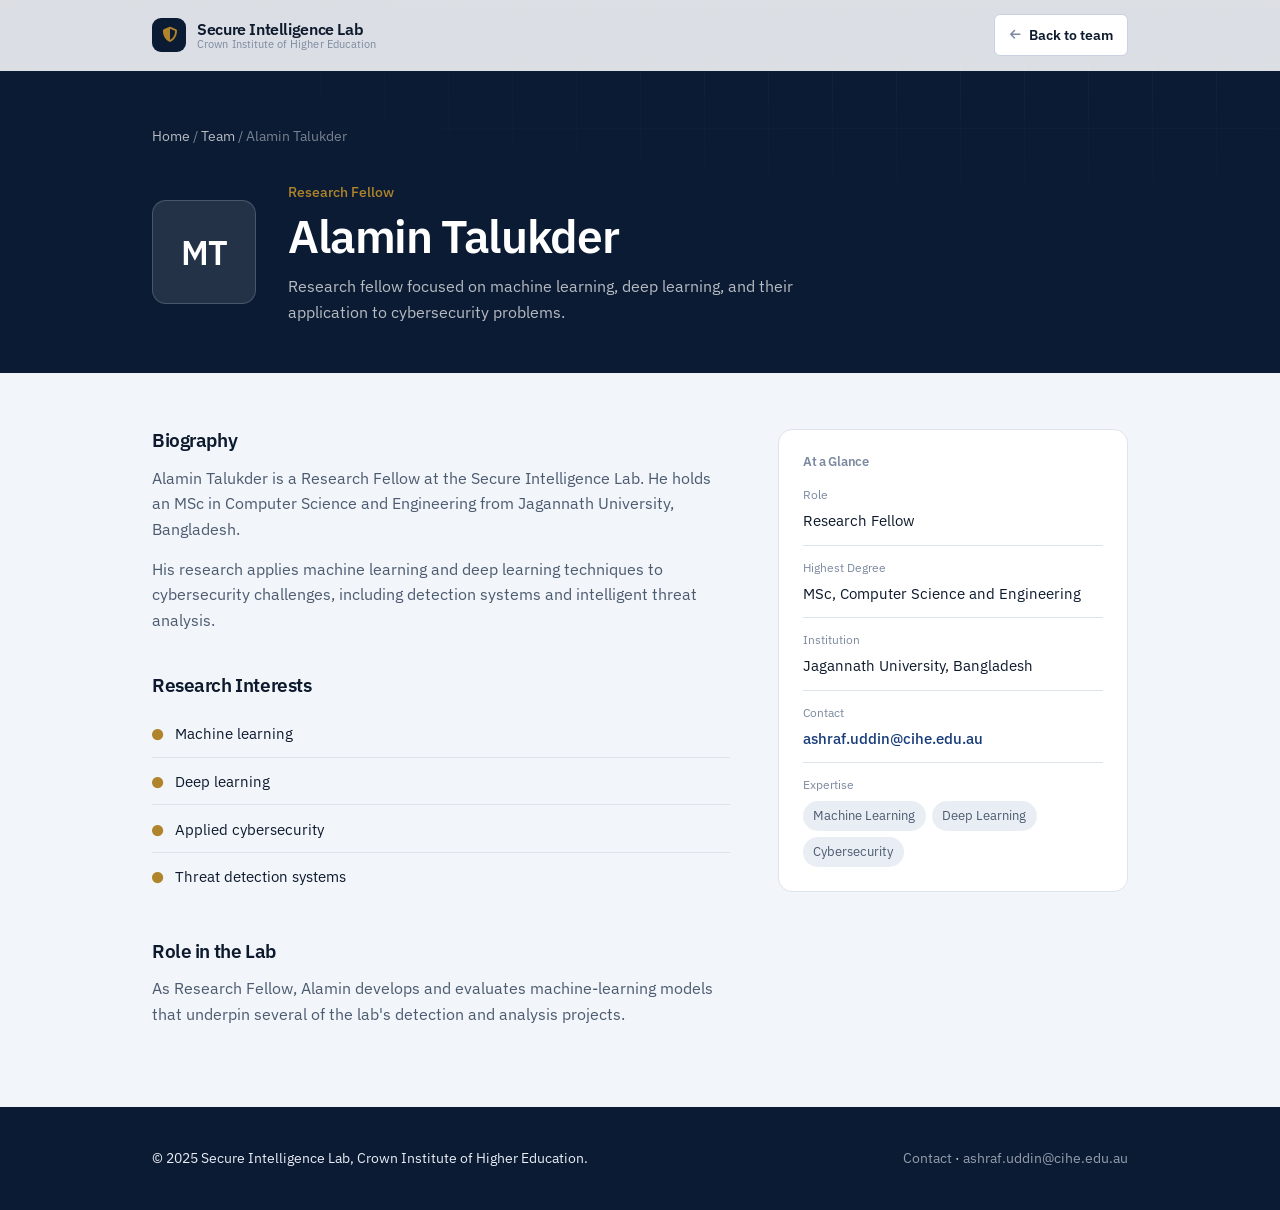
<file: profile-alamin-talukder.html>
<!DOCTYPE html>
<html lang="en">
<head>
<meta charset="UTF-8">
<meta name="viewport" content="width=device-width, initial-scale=1.0">
<title>Alamin Talukder — Secure Intelligence Lab</title>
<meta name="description" content="Research fellow focused on machine learning, deep learning, and their application to cybersecurity problems.">
<meta name="theme-color" content="#0B1B33">
<link rel="preconnect" href="https://fonts.googleapis.com">
<link rel="preconnect" href="https://fonts.gstatic.com" crossorigin>
<link href="https://fonts.googleapis.com/css2?family=IBM+Plex+Sans:wght@400;500;600;700&family=IBM+Plex+Mono:wght@400;500&display=swap" rel="stylesheet">
<link href="https://cdnjs.cloudflare.com/ajax/libs/font-awesome/6.4.0/css/all.min.css" rel="stylesheet">
<link rel="stylesheet" href="assets/theme.css">
<style>
/* ================================================================
   Researcher profile — layout specific to profile-*.html
   ================================================================ */
:root{--maxw:1040px}

.back-link{
  display:inline-flex;align-items:center;gap:.5rem;margin-left:auto;
  font-size:.9rem;font-weight:600;color:var(--ink);
  padding:.5rem .9rem;border:1px solid var(--line-2);border-radius:var(--r-sm);
  background:var(--surface);
  transition:border-color var(--fast) var(--ease),color var(--fast) var(--ease);
}
.back-link i{font-size:.75rem;color:var(--ink-3);transition:transform var(--fast) var(--ease)}
.back-link:hover{border-color:var(--navy);color:var(--navy)}
.back-link:hover i{transform:translateX(-3px);color:var(--navy)}

/* ---------------------------------------------------------- hero */
.profile-hero{
  background:var(--deep);color:#fff;
  padding:calc(var(--header-h) + 3.5rem) 0 3rem;
  position:relative;overflow:hidden;
}
.profile-hero::before{
  content:"";position:absolute;inset:0;pointer-events:none;
  background-image:
    linear-gradient(rgba(255,255,255,.045) 1px,transparent 1px),
    linear-gradient(90deg,rgba(255,255,255,.045) 1px,transparent 1px);
  background-size:64px 64px;
  mask-image:radial-gradient(120% 90% at 80% 0%,#000 0%,transparent 70%);
  -webkit-mask-image:radial-gradient(120% 90% at 80% 0%,#000 0%,transparent 70%);
}
.profile-hero .wrap{z-index:1}
.crumb{font-size:.85rem;color:rgba(255,255,255,.45);margin-bottom:2rem}
.crumb a{color:rgba(255,255,255,.7)}
.crumb a:hover{color:#fff}

.phead{display:grid;grid-template-columns:auto 1fr;gap:2rem;align-items:center}
.pavatar{
  width:104px;height:104px;border-radius:var(--r-lg);
  display:grid;place-items:center;
  background:rgba(255,255,255,.1);border:1px solid rgba(255,255,255,.18);
  color:#fff;font-size:2.1rem;font-weight:600;letter-spacing:-.02em;
}
.pinfo .role{font-size:.9rem;color:var(--gold);font-weight:500;margin-bottom:.5rem}
.pinfo h1{
  color:#fff;font-size:clamp(1.9rem,4vw,2.9rem);
  letter-spacing:-.03em;line-height:1.08;margin-bottom:.75rem;
}
.pinfo .tagline{font-size:1.02rem;color:rgba(255,255,255,.7);max-width:54ch}

/* ---------------------------------------------------------- body */
.pbody{padding:3.5rem 0 5rem}
.pgrid{display:grid;grid-template-columns:1.65fr 1fr;gap:3rem;align-items:start}
.block{margin-bottom:2.5rem}
.block:last-child{margin-bottom:0}
.block h2{font-size:1.2rem;letter-spacing:-.022em;margin-bottom:.9rem}
.block p{color:var(--ink-2);margin-bottom:.9rem;max-width:66ch}
.block p:last-child{margin-bottom:0}
.block ul{list-style:none}
.block ul li{
  display:flex;gap:.75rem;align-items:baseline;
  padding:.7rem 0;border-bottom:1px solid var(--line);font-size:.95rem;
}
.block ul li:last-child{border-bottom:none}
.block ul li i{color:var(--gold);font-size:.7rem}

/* ------------------------------------------------------- sidebar */
.side{
  background:var(--surface);border:1px solid var(--line);
  border-radius:var(--r-lg);padding:1.5rem;
}
.side+.side{margin-top:1rem}
.side h3{font-size:.82rem;font-weight:600;color:var(--ink-3);margin-bottom:1rem}
.side .row{padding:.75rem 0;border-bottom:1px solid var(--line)}
.side .row:first-of-type{padding-top:0}
.side .row:last-child{border-bottom:none;padding-bottom:0}
.side .row .k{font-size:.78rem;color:var(--ink-3);margin-bottom:.2rem}
.side .row .v{font-size:.95rem;color:var(--ink)}
.side .row .v a{color:var(--navy);font-weight:500;word-break:break-word}
.side .row .v a:hover{text-decoration:underline}

.tags{display:flex;flex-wrap:wrap;gap:.4rem;margin-top:.4rem}
.tag{
  font-size:.8rem;padding:.28rem .65rem;border-radius:var(--r-full);
  background:var(--sunken);color:var(--ink-2);
}

/* research profile links */
.rp-list{display:flex;flex-direction:column;gap:.5rem}
.rp-btn{
  display:flex;align-items:center;gap:.7rem;
  padding:.7rem .85rem;border:1px solid var(--line-2);border-radius:var(--r-sm);
  font-size:.9rem;font-weight:600;color:var(--ink);background:var(--surface);
  transition:border-color var(--fast) var(--ease),background var(--fast) var(--ease),color var(--fast) var(--ease);
}
.rp-btn i{font-size:1rem;width:1.2rem;text-align:center}
.rp-btn .rp-go{margin-left:auto;font-size:.78rem;color:var(--ink-3);font-weight:500}
.rp-scholar i{color:#4285F4}.rp-orcid i{color:#A6CE39}.rp-scopus i{color:#E9711C}
.rp-btn:hover{border-color:var(--navy);background:var(--navy-50);color:var(--navy)}
.rp-btn:hover .rp-go{color:var(--navy)}

/* ---------------------------------------------------------- foot */
footer{padding:2.5rem 0;text-align:left}
footer .wrap{display:flex;justify-content:space-between;flex-wrap:wrap;gap:1rem;font-size:.88rem}

@media(max-width:820px){
  .pgrid{grid-template-columns:1fr;gap:2.25rem}
}
@media(max-width:640px){
  .phead{grid-template-columns:1fr;gap:1.25rem}
  .pavatar{width:76px;height:76px;font-size:1.6rem}
  .back-link span{display:none}
  .pbody{padding:2.5rem 0 3.5rem}
}
</style>
</head>
<body>
<!-- =====================================================================
     RESEARCH PROFILE LINKS — edit the URLs below for this person.
     Paste the full link between the quotes. Leave "" to hide that button.
       scholar : Google Scholar profile URL
       orcid   : ORCID profile URL
       scopus  : Scopus Author profile URL
     Save and refresh. (Example: scholar: "https://scholar.google.com/citations?user=XXXX")
     ===================================================================== -->
<script>
const RESEARCH_PROFILES = {
  scholar: "",
  orcid:   "",
  scopus:  ""
};
</script>

<header>
  <nav>
    <a href="index.html" class="brand">
      <span class="mark"><i class="fas fa-shield-halved"></i></span>
      <span class="brand-text">
        <span class="brand-name">Secure Intelligence Lab</span>
        <span class="brand-sub">Crown Institute of Higher Education</span>
      </span>
    </a>
    <a href="index.html#team" class="back-link"><i class="fas fa-arrow-left"></i><span>Back to team</span></a>
  </nav>
</header>

<section class="profile-hero">
  <div class="wrap">
    <div class="crumb"><a href="index.html">Home</a> / <a href="index.html#team">Team</a> / Alamin Talukder</div>
    <div class="phead">
      <div class="pavatar">MT</div>
      <div class="pinfo">
        <div class="role">Research Fellow</div>
        <h1>Alamin Talukder</h1>
        <p class="tagline">Research fellow focused on machine learning, deep learning, and their application to cybersecurity problems.</p>
      </div>
    </div>
  </div>
</section>

<section class="pbody">
  <div class="wrap">
    <div class="pgrid">
      <div class="pmain">
        <div class="block">
          <h2>Biography</h2>
          <p>Alamin Talukder is a Research Fellow at the Secure Intelligence Lab. He holds an MSc in Computer Science and Engineering from Jagannath University, Bangladesh.</p>
          <p>His research applies machine learning and deep learning techniques to cybersecurity challenges, including detection systems and intelligent threat analysis.</p>
        </div>
        <div class="block">
          <h2>Research Interests</h2>
          <ul>
            <li><i class="fas fa-circle"></i><span>Machine learning</span></li>
            <li><i class="fas fa-circle"></i><span>Deep learning</span></li>
            <li><i class="fas fa-circle"></i><span>Applied cybersecurity</span></li>
            <li><i class="fas fa-circle"></i><span>Threat detection systems</span></li>
          </ul>
        </div>
        <div class="block">
          <h2>Role in the Lab</h2>
          <p>As Research Fellow, Alamin develops and evaluates machine-learning models that underpin several of the lab's detection and analysis projects.</p>
        </div>
      </div>
      <aside>
        <div class="side">
          <h3>At a Glance</h3>
          <div class="row"><div class="k">Role</div><div class="v">Research Fellow</div></div>
          <div class="row"><div class="k">Highest Degree</div><div class="v">MSc, Computer Science and Engineering</div></div>
          <div class="row"><div class="k">Institution</div><div class="v">Jagannath University, Bangladesh</div></div>
          <div class="row"><div class="k">Contact</div><div class="v"><a href="mailto:ashraf.uddin@cihe.edu.au">ashraf.uddin@cihe.edu.au</a></div></div>
          <div class="row"><div class="k">Expertise</div><div class="v"><div class="tags"><span class="tag">Machine Learning</span><span class="tag">Deep Learning</span><span class="tag">Cybersecurity</span></div></div></div>
        </div>
        <div class="side" id="researchProfiles" style="display:none">
          <h3>Research Profiles</h3>
          <div class="rp-list" id="rpList"></div>
        </div>
      </aside>
    </div>
  </div>
</section>

<footer>
  <div class="wrap">
    <span>© 2025 Secure Intelligence Lab, Crown Institute of Higher Education.</span>
    <span><a href="index.html#contact">Contact</a> · <a href="mailto:ashraf.uddin@cihe.edu.au">ashraf.uddin@cihe.edu.au</a></span>
  </div>
</footer>
<script>
(function(){
  var rp=(typeof RESEARCH_PROFILES!=='undefined')?RESEARCH_PROFILES:{};
  var defs=[
    {key:'scholar', cls:'rp-scholar', icon:'fas fa-graduation-cap', label:'Google Scholar'},
    {key:'orcid',   cls:'rp-orcid',   icon:'fab fa-orcid',          label:'ORCID'},
    {key:'scopus',  cls:'rp-scopus',  icon:'fas fa-database',       label:'Scopus'}
  ];
  var list=document.getElementById('rpList');
  var html='';
  defs.forEach(function(d){
    var url=rp[d.key];
    if(url && url.trim()){
      html+='<a class="rp-btn '+d.cls+'" href="'+url+'" target="_blank" rel="noopener">'+
            '<i class="'+d.icon+'"></i>'+d.label+'<span class="rp-go">View &rarr;</span></a>';
    }
  });
  if(html){ list.innerHTML=html; document.getElementById('researchProfiles').style.display=''; }
})();
</script>
</body>
</html>
</file>
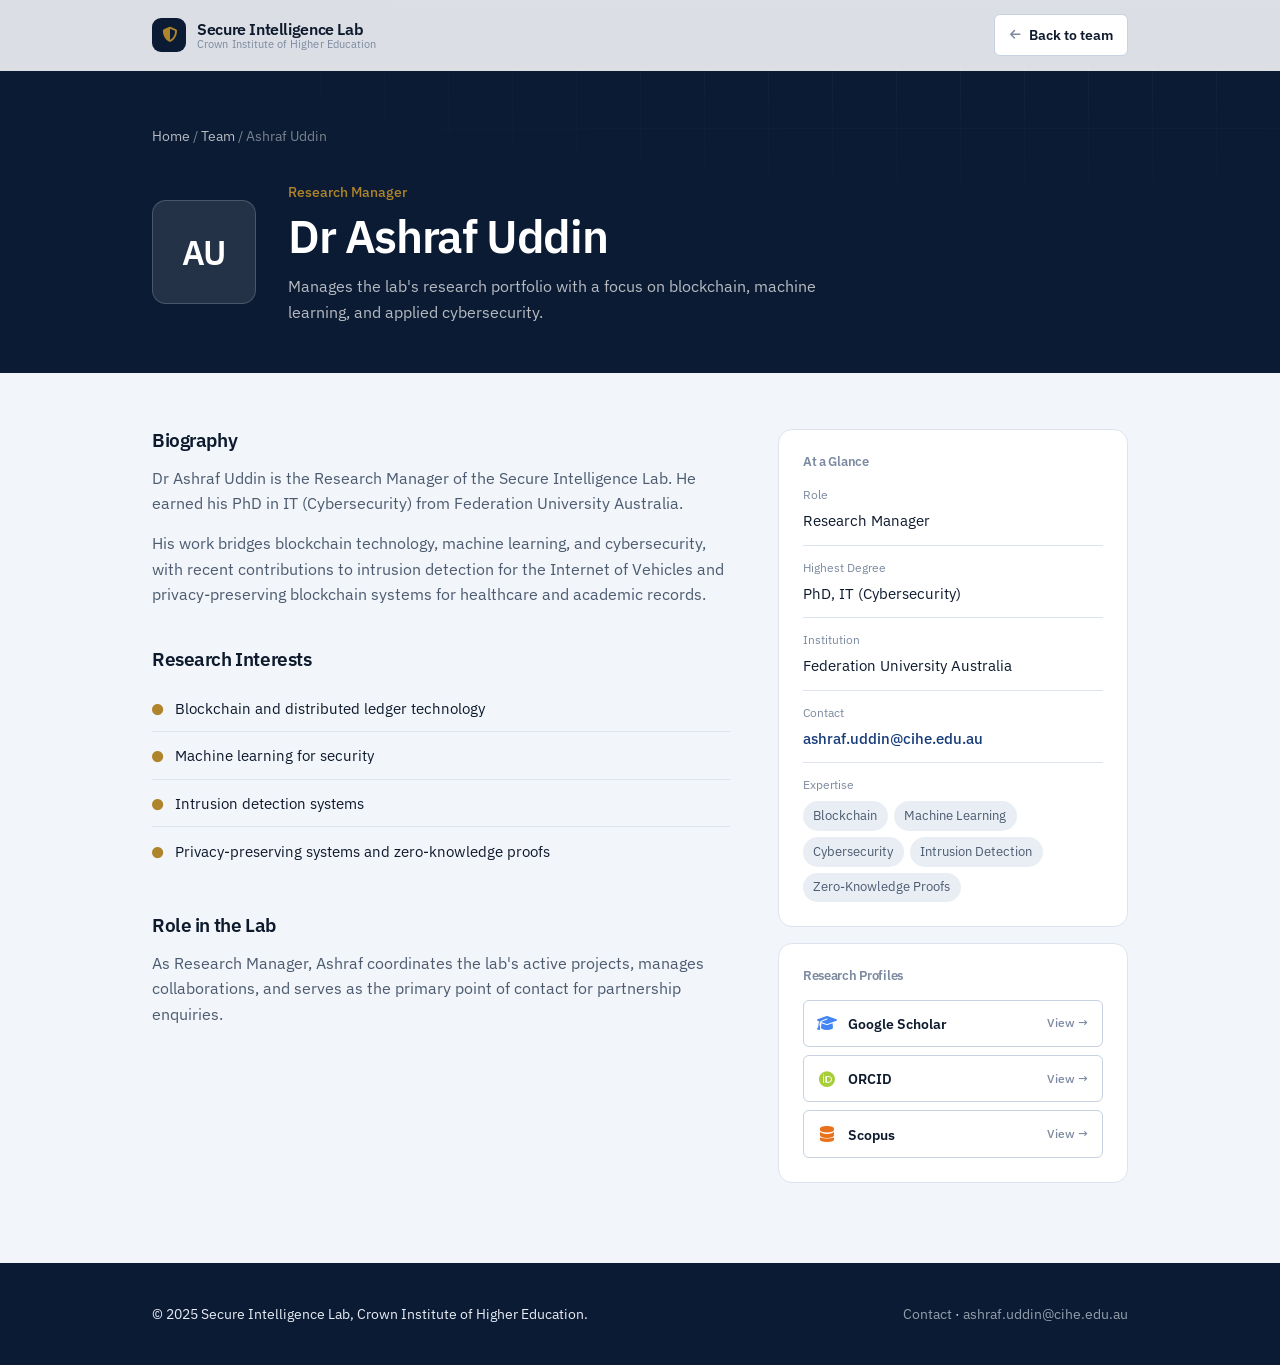
<file: profile-ashraf-uddin.html>
<!DOCTYPE html>
<html lang="en">
<head>
<meta charset="UTF-8">
<meta name="viewport" content="width=device-width, initial-scale=1.0">
<title>Dr Ashraf Uddin — Secure Intelligence Lab</title>
<meta name="description" content="Manages the lab&#x27;s research portfolio with a focus on blockchain, machine learning, and applied cybersecurity.">
<meta name="theme-color" content="#0B1B33">
<link rel="preconnect" href="https://fonts.googleapis.com">
<link rel="preconnect" href="https://fonts.gstatic.com" crossorigin>
<link href="https://fonts.googleapis.com/css2?family=IBM+Plex+Sans:wght@400;500;600;700&family=IBM+Plex+Mono:wght@400;500&display=swap" rel="stylesheet">
<link href="https://cdnjs.cloudflare.com/ajax/libs/font-awesome/6.4.0/css/all.min.css" rel="stylesheet">
<link rel="stylesheet" href="assets/theme.css">
<style>
/* ================================================================
   Researcher profile — layout specific to profile-*.html
   ================================================================ */
:root{--maxw:1040px}

.back-link{
  display:inline-flex;align-items:center;gap:.5rem;margin-left:auto;
  font-size:.9rem;font-weight:600;color:var(--ink);
  padding:.5rem .9rem;border:1px solid var(--line-2);border-radius:var(--r-sm);
  background:var(--surface);
  transition:border-color var(--fast) var(--ease),color var(--fast) var(--ease);
}
.back-link i{font-size:.75rem;color:var(--ink-3);transition:transform var(--fast) var(--ease)}
.back-link:hover{border-color:var(--navy);color:var(--navy)}
.back-link:hover i{transform:translateX(-3px);color:var(--navy)}

/* ---------------------------------------------------------- hero */
.profile-hero{
  background:var(--deep);color:#fff;
  padding:calc(var(--header-h) + 3.5rem) 0 3rem;
  position:relative;overflow:hidden;
}
.profile-hero::before{
  content:"";position:absolute;inset:0;pointer-events:none;
  background-image:
    linear-gradient(rgba(255,255,255,.045) 1px,transparent 1px),
    linear-gradient(90deg,rgba(255,255,255,.045) 1px,transparent 1px);
  background-size:64px 64px;
  mask-image:radial-gradient(120% 90% at 80% 0%,#000 0%,transparent 70%);
  -webkit-mask-image:radial-gradient(120% 90% at 80% 0%,#000 0%,transparent 70%);
}
.profile-hero .wrap{z-index:1}
.crumb{font-size:.85rem;color:rgba(255,255,255,.45);margin-bottom:2rem}
.crumb a{color:rgba(255,255,255,.7)}
.crumb a:hover{color:#fff}

.phead{display:grid;grid-template-columns:auto 1fr;gap:2rem;align-items:center}
.pavatar{
  width:104px;height:104px;border-radius:var(--r-lg);
  display:grid;place-items:center;
  background:rgba(255,255,255,.1);border:1px solid rgba(255,255,255,.18);
  color:#fff;font-size:2.1rem;font-weight:600;letter-spacing:-.02em;
}
.pinfo .role{font-size:.9rem;color:var(--gold);font-weight:500;margin-bottom:.5rem}
.pinfo h1{
  color:#fff;font-size:clamp(1.9rem,4vw,2.9rem);
  letter-spacing:-.03em;line-height:1.08;margin-bottom:.75rem;
}
.pinfo .tagline{font-size:1.02rem;color:rgba(255,255,255,.7);max-width:54ch}

/* ---------------------------------------------------------- body */
.pbody{padding:3.5rem 0 5rem}
.pgrid{display:grid;grid-template-columns:1.65fr 1fr;gap:3rem;align-items:start}
.block{margin-bottom:2.5rem}
.block:last-child{margin-bottom:0}
.block h2{font-size:1.2rem;letter-spacing:-.022em;margin-bottom:.9rem}
.block p{color:var(--ink-2);margin-bottom:.9rem;max-width:66ch}
.block p:last-child{margin-bottom:0}
.block ul{list-style:none}
.block ul li{
  display:flex;gap:.75rem;align-items:baseline;
  padding:.7rem 0;border-bottom:1px solid var(--line);font-size:.95rem;
}
.block ul li:last-child{border-bottom:none}
.block ul li i{color:var(--gold);font-size:.7rem}

/* ------------------------------------------------------- sidebar */
.side{
  background:var(--surface);border:1px solid var(--line);
  border-radius:var(--r-lg);padding:1.5rem;
}
.side+.side{margin-top:1rem}
.side h3{font-size:.82rem;font-weight:600;color:var(--ink-3);margin-bottom:1rem}
.side .row{padding:.75rem 0;border-bottom:1px solid var(--line)}
.side .row:first-of-type{padding-top:0}
.side .row:last-child{border-bottom:none;padding-bottom:0}
.side .row .k{font-size:.78rem;color:var(--ink-3);margin-bottom:.2rem}
.side .row .v{font-size:.95rem;color:var(--ink)}
.side .row .v a{color:var(--navy);font-weight:500;word-break:break-word}
.side .row .v a:hover{text-decoration:underline}

.tags{display:flex;flex-wrap:wrap;gap:.4rem;margin-top:.4rem}
.tag{
  font-size:.8rem;padding:.28rem .65rem;border-radius:var(--r-full);
  background:var(--sunken);color:var(--ink-2);
}

/* research profile links */
.rp-list{display:flex;flex-direction:column;gap:.5rem}
.rp-btn{
  display:flex;align-items:center;gap:.7rem;
  padding:.7rem .85rem;border:1px solid var(--line-2);border-radius:var(--r-sm);
  font-size:.9rem;font-weight:600;color:var(--ink);background:var(--surface);
  transition:border-color var(--fast) var(--ease),background var(--fast) var(--ease),color var(--fast) var(--ease);
}
.rp-btn i{font-size:1rem;width:1.2rem;text-align:center}
.rp-btn .rp-go{margin-left:auto;font-size:.78rem;color:var(--ink-3);font-weight:500}
.rp-scholar i{color:#4285F4}.rp-orcid i{color:#A6CE39}.rp-scopus i{color:#E9711C}
.rp-btn:hover{border-color:var(--navy);background:var(--navy-50);color:var(--navy)}
.rp-btn:hover .rp-go{color:var(--navy)}

/* ---------------------------------------------------------- foot */
footer{padding:2.5rem 0;text-align:left}
footer .wrap{display:flex;justify-content:space-between;flex-wrap:wrap;gap:1rem;font-size:.88rem}

@media(max-width:820px){
  .pgrid{grid-template-columns:1fr;gap:2.25rem}
}
@media(max-width:640px){
  .phead{grid-template-columns:1fr;gap:1.25rem}
  .pavatar{width:76px;height:76px;font-size:1.6rem}
  .back-link span{display:none}
  .pbody{padding:2.5rem 0 3.5rem}
}
</style>
</head>
<body>
<!-- =====================================================================
     RESEARCH PROFILE LINKS — edit the URLs below for this person.
     Paste the full link between the quotes. Leave "" to hide that button.
       scholar : Google Scholar profile URL
       orcid   : ORCID profile URL
       scopus  : Scopus Author profile URL
     Save and refresh. (Example: scholar: "https://scholar.google.com/citations?user=XXXX")
     ===================================================================== -->
<script>
const RESEARCH_PROFILES = {
  scholar: "https://scholar.google.com/citations?user=ub1j2jYAAAAJ&hl=en",
  orcid:   "https://orcid.org/0000-0002-4316-4975",
  scopus:  "https://www.scopus.com/authid/detail.uri?authorId=7003509328"
};
</script>

<header>
  <nav>
    <a href="index.html" class="brand">
      <span class="mark"><i class="fas fa-shield-halved"></i></span>
      <span class="brand-text">
        <span class="brand-name">Secure Intelligence Lab</span>
        <span class="brand-sub">Crown Institute of Higher Education</span>
      </span>
    </a>
    <a href="index.html#team" class="back-link"><i class="fas fa-arrow-left"></i><span>Back to team</span></a>
  </nav>
</header>

<section class="profile-hero">
  <div class="wrap">
    <div class="crumb"><a href="index.html">Home</a> / <a href="index.html#team">Team</a> / Ashraf Uddin</div>
    <div class="phead">
      <div class="pavatar">AU</div>
      <div class="pinfo">
        <div class="role">Research Manager</div>
        <h1>Dr Ashraf Uddin</h1>
        <p class="tagline">Manages the lab&#x27;s research portfolio with a focus on blockchain, machine learning, and applied cybersecurity.</p>
      </div>
    </div>
  </div>
</section>

<section class="pbody">
  <div class="wrap">
    <div class="pgrid">
      <div class="pmain">
        <div class="block">
          <h2>Biography</h2>
          <p>Dr Ashraf Uddin is the Research Manager of the Secure Intelligence Lab. He earned his PhD in IT (Cybersecurity) from Federation University Australia.</p>
          <p>His work bridges blockchain technology, machine learning, and cybersecurity, with recent contributions to intrusion detection for the Internet of Vehicles and privacy-preserving blockchain systems for healthcare and academic records.</p>
        </div>
        <div class="block">
          <h2>Research Interests</h2>
          <ul>
            <li><i class="fas fa-circle"></i><span>Blockchain and distributed ledger technology</span></li>
            <li><i class="fas fa-circle"></i><span>Machine learning for security</span></li>
            <li><i class="fas fa-circle"></i><span>Intrusion detection systems</span></li>
            <li><i class="fas fa-circle"></i><span>Privacy-preserving systems and zero-knowledge proofs</span></li>
          </ul>
        </div>
        <div class="block">
          <h2>Role in the Lab</h2>
          <p>As Research Manager, Ashraf coordinates the lab's active projects, manages collaborations, and serves as the primary point of contact for partnership enquiries.</p>
        </div>
      </div>
      <aside>
        <div class="side">
          <h3>At a Glance</h3>
          <div class="row"><div class="k">Role</div><div class="v">Research Manager</div></div>
          <div class="row"><div class="k">Highest Degree</div><div class="v">PhD, IT (Cybersecurity)</div></div>
          <div class="row"><div class="k">Institution</div><div class="v">Federation University Australia</div></div>
          <div class="row"><div class="k">Contact</div><div class="v"><a href="mailto:ashraf.uddin@cihe.edu.au">ashraf.uddin@cihe.edu.au</a></div></div>
          <div class="row"><div class="k">Expertise</div><div class="v"><div class="tags"><span class="tag">Blockchain</span><span class="tag">Machine Learning</span><span class="tag">Cybersecurity</span><span class="tag">Intrusion Detection</span><span class="tag">Zero-Knowledge Proofs</span></div></div></div>
        </div>
        <div class="side" id="researchProfiles" style="display:none">
          <h3>Research Profiles</h3>
          <div class="rp-list" id="rpList"></div>
        </div>
      </aside>
    </div>
  </div>
</section>

<footer>
  <div class="wrap">
    <span>© 2025 Secure Intelligence Lab, Crown Institute of Higher Education.</span>
    <span><a href="index.html#contact">Contact</a> · <a href="mailto:ashraf.uddin@cihe.edu.au">ashraf.uddin@cihe.edu.au</a></span>
  </div>
</footer>
<script>
(function(){
  var rp=(typeof RESEARCH_PROFILES!=='undefined')?RESEARCH_PROFILES:{};
  var defs=[
    {key:'scholar', cls:'rp-scholar', icon:'fas fa-graduation-cap', label:'Google Scholar'},
    {key:'orcid',   cls:'rp-orcid',   icon:'fab fa-orcid',          label:'ORCID'},
    {key:'scopus',  cls:'rp-scopus',  icon:'fas fa-database',       label:'Scopus'}
  ];
  var list=document.getElementById('rpList');
  var html='';
  defs.forEach(function(d){
    var url=rp[d.key];
    if(url && url.trim()){
      html+='<a class="rp-btn '+d.cls+'" href="'+url+'" target="_blank" rel="noopener">'+
            '<i class="'+d.icon+'"></i>'+d.label+'<span class="rp-go">View &rarr;</span></a>';
    }
  });
  if(html){ list.innerHTML=html; document.getElementById('researchProfiles').style.display=''; }
})();
</script>
</body>
</html>
</file>
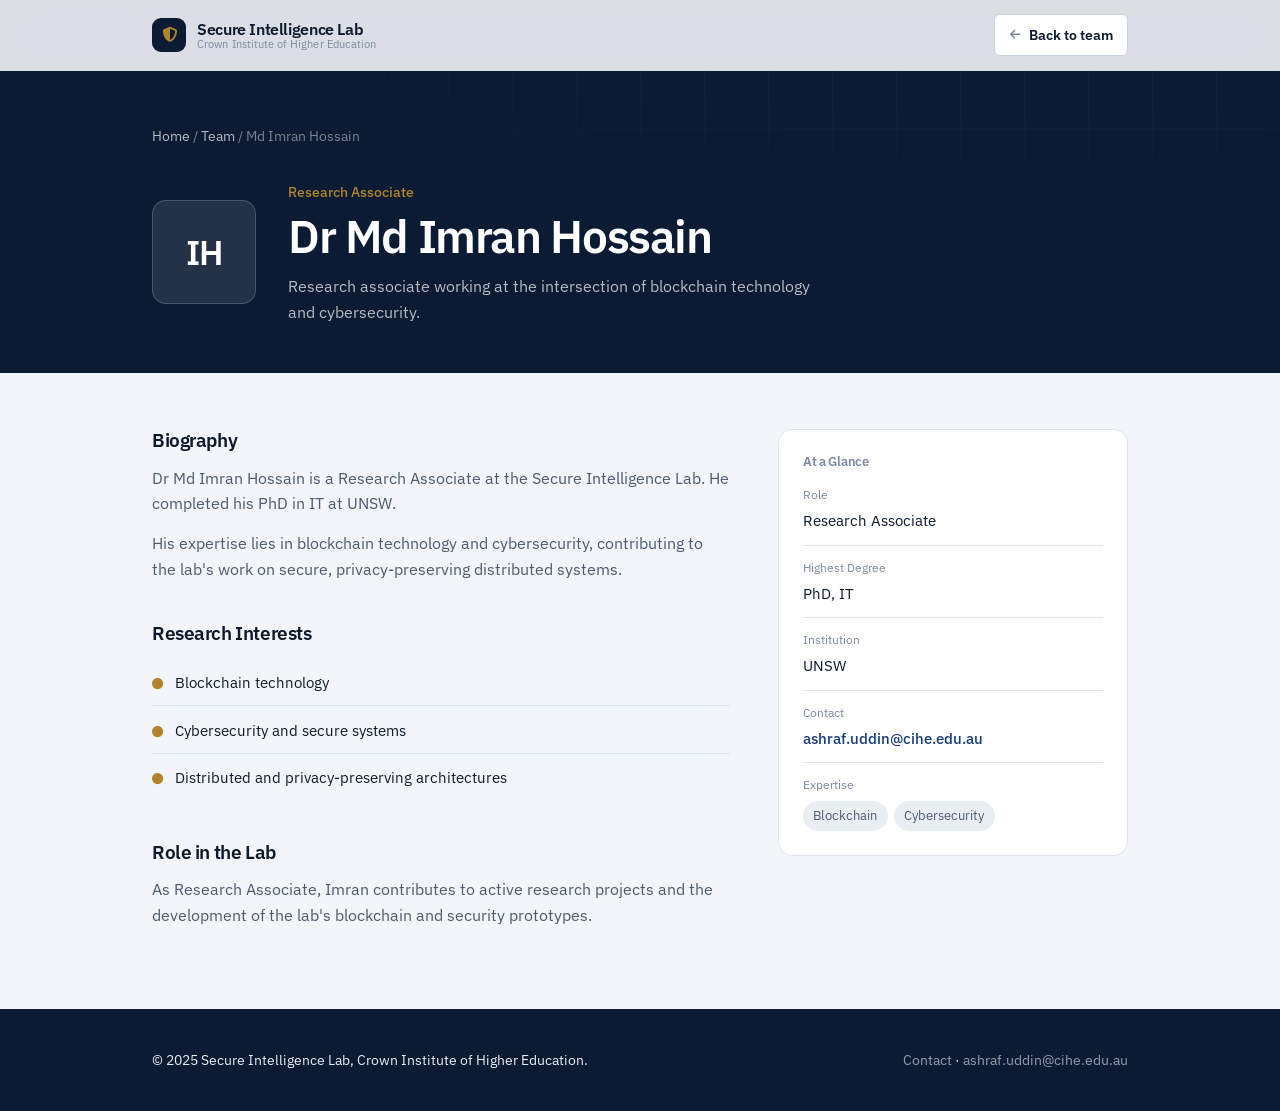
<file: profile-imran-hossain.html>
<!DOCTYPE html>
<html lang="en">
<head>
<meta charset="UTF-8">
<meta name="viewport" content="width=device-width, initial-scale=1.0">
<title>Dr Md Imran Hossain — Secure Intelligence Lab</title>
<meta name="description" content="Research associate working at the intersection of blockchain technology and cybersecurity.">
<meta name="theme-color" content="#0B1B33">
<link rel="preconnect" href="https://fonts.googleapis.com">
<link rel="preconnect" href="https://fonts.gstatic.com" crossorigin>
<link href="https://fonts.googleapis.com/css2?family=IBM+Plex+Sans:wght@400;500;600;700&family=IBM+Plex+Mono:wght@400;500&display=swap" rel="stylesheet">
<link href="https://cdnjs.cloudflare.com/ajax/libs/font-awesome/6.4.0/css/all.min.css" rel="stylesheet">
<link rel="stylesheet" href="assets/theme.css">
<style>
/* ================================================================
   Researcher profile — layout specific to profile-*.html
   ================================================================ */
:root{--maxw:1040px}

.back-link{
  display:inline-flex;align-items:center;gap:.5rem;margin-left:auto;
  font-size:.9rem;font-weight:600;color:var(--ink);
  padding:.5rem .9rem;border:1px solid var(--line-2);border-radius:var(--r-sm);
  background:var(--surface);
  transition:border-color var(--fast) var(--ease),color var(--fast) var(--ease);
}
.back-link i{font-size:.75rem;color:var(--ink-3);transition:transform var(--fast) var(--ease)}
.back-link:hover{border-color:var(--navy);color:var(--navy)}
.back-link:hover i{transform:translateX(-3px);color:var(--navy)}

/* ---------------------------------------------------------- hero */
.profile-hero{
  background:var(--deep);color:#fff;
  padding:calc(var(--header-h) + 3.5rem) 0 3rem;
  position:relative;overflow:hidden;
}
.profile-hero::before{
  content:"";position:absolute;inset:0;pointer-events:none;
  background-image:
    linear-gradient(rgba(255,255,255,.045) 1px,transparent 1px),
    linear-gradient(90deg,rgba(255,255,255,.045) 1px,transparent 1px);
  background-size:64px 64px;
  mask-image:radial-gradient(120% 90% at 80% 0%,#000 0%,transparent 70%);
  -webkit-mask-image:radial-gradient(120% 90% at 80% 0%,#000 0%,transparent 70%);
}
.profile-hero .wrap{z-index:1}
.crumb{font-size:.85rem;color:rgba(255,255,255,.45);margin-bottom:2rem}
.crumb a{color:rgba(255,255,255,.7)}
.crumb a:hover{color:#fff}

.phead{display:grid;grid-template-columns:auto 1fr;gap:2rem;align-items:center}
.pavatar{
  width:104px;height:104px;border-radius:var(--r-lg);
  display:grid;place-items:center;
  background:rgba(255,255,255,.1);border:1px solid rgba(255,255,255,.18);
  color:#fff;font-size:2.1rem;font-weight:600;letter-spacing:-.02em;
}
.pinfo .role{font-size:.9rem;color:var(--gold);font-weight:500;margin-bottom:.5rem}
.pinfo h1{
  color:#fff;font-size:clamp(1.9rem,4vw,2.9rem);
  letter-spacing:-.03em;line-height:1.08;margin-bottom:.75rem;
}
.pinfo .tagline{font-size:1.02rem;color:rgba(255,255,255,.7);max-width:54ch}

/* ---------------------------------------------------------- body */
.pbody{padding:3.5rem 0 5rem}
.pgrid{display:grid;grid-template-columns:1.65fr 1fr;gap:3rem;align-items:start}
.block{margin-bottom:2.5rem}
.block:last-child{margin-bottom:0}
.block h2{font-size:1.2rem;letter-spacing:-.022em;margin-bottom:.9rem}
.block p{color:var(--ink-2);margin-bottom:.9rem;max-width:66ch}
.block p:last-child{margin-bottom:0}
.block ul{list-style:none}
.block ul li{
  display:flex;gap:.75rem;align-items:baseline;
  padding:.7rem 0;border-bottom:1px solid var(--line);font-size:.95rem;
}
.block ul li:last-child{border-bottom:none}
.block ul li i{color:var(--gold);font-size:.7rem}

/* ------------------------------------------------------- sidebar */
.side{
  background:var(--surface);border:1px solid var(--line);
  border-radius:var(--r-lg);padding:1.5rem;
}
.side+.side{margin-top:1rem}
.side h3{font-size:.82rem;font-weight:600;color:var(--ink-3);margin-bottom:1rem}
.side .row{padding:.75rem 0;border-bottom:1px solid var(--line)}
.side .row:first-of-type{padding-top:0}
.side .row:last-child{border-bottom:none;padding-bottom:0}
.side .row .k{font-size:.78rem;color:var(--ink-3);margin-bottom:.2rem}
.side .row .v{font-size:.95rem;color:var(--ink)}
.side .row .v a{color:var(--navy);font-weight:500;word-break:break-word}
.side .row .v a:hover{text-decoration:underline}

.tags{display:flex;flex-wrap:wrap;gap:.4rem;margin-top:.4rem}
.tag{
  font-size:.8rem;padding:.28rem .65rem;border-radius:var(--r-full);
  background:var(--sunken);color:var(--ink-2);
}

/* research profile links */
.rp-list{display:flex;flex-direction:column;gap:.5rem}
.rp-btn{
  display:flex;align-items:center;gap:.7rem;
  padding:.7rem .85rem;border:1px solid var(--line-2);border-radius:var(--r-sm);
  font-size:.9rem;font-weight:600;color:var(--ink);background:var(--surface);
  transition:border-color var(--fast) var(--ease),background var(--fast) var(--ease),color var(--fast) var(--ease);
}
.rp-btn i{font-size:1rem;width:1.2rem;text-align:center}
.rp-btn .rp-go{margin-left:auto;font-size:.78rem;color:var(--ink-3);font-weight:500}
.rp-scholar i{color:#4285F4}.rp-orcid i{color:#A6CE39}.rp-scopus i{color:#E9711C}
.rp-btn:hover{border-color:var(--navy);background:var(--navy-50);color:var(--navy)}
.rp-btn:hover .rp-go{color:var(--navy)}

/* ---------------------------------------------------------- foot */
footer{padding:2.5rem 0;text-align:left}
footer .wrap{display:flex;justify-content:space-between;flex-wrap:wrap;gap:1rem;font-size:.88rem}

@media(max-width:820px){
  .pgrid{grid-template-columns:1fr;gap:2.25rem}
}
@media(max-width:640px){
  .phead{grid-template-columns:1fr;gap:1.25rem}
  .pavatar{width:76px;height:76px;font-size:1.6rem}
  .back-link span{display:none}
  .pbody{padding:2.5rem 0 3.5rem}
}
</style>
</head>
<body>
<!-- =====================================================================
     RESEARCH PROFILE LINKS — edit the URLs below for this person.
     Paste the full link between the quotes. Leave "" to hide that button.
       scholar : Google Scholar profile URL
       orcid   : ORCID profile URL
       scopus  : Scopus Author profile URL
     Save and refresh. (Example: scholar: "https://scholar.google.com/citations?user=XXXX")
     ===================================================================== -->
<script>
const RESEARCH_PROFILES = {
  scholar: "",
  orcid:   "",
  scopus:  ""
};
</script>

<header>
  <nav>
    <a href="index.html" class="brand">
      <span class="mark"><i class="fas fa-shield-halved"></i></span>
      <span class="brand-text">
        <span class="brand-name">Secure Intelligence Lab</span>
        <span class="brand-sub">Crown Institute of Higher Education</span>
      </span>
    </a>
    <a href="index.html#team" class="back-link"><i class="fas fa-arrow-left"></i><span>Back to team</span></a>
  </nav>
</header>

<section class="profile-hero">
  <div class="wrap">
    <div class="crumb"><a href="index.html">Home</a> / <a href="index.html#team">Team</a> / Md Imran Hossain</div>
    <div class="phead">
      <div class="pavatar">IH</div>
      <div class="pinfo">
        <div class="role">Research Associate</div>
        <h1>Dr Md Imran Hossain</h1>
        <p class="tagline">Research associate working at the intersection of blockchain technology and cybersecurity.</p>
      </div>
    </div>
  </div>
</section>

<section class="pbody">
  <div class="wrap">
    <div class="pgrid">
      <div class="pmain">
        <div class="block">
          <h2>Biography</h2>
          <p>Dr Md Imran Hossain is a Research Associate at the Secure Intelligence Lab. He completed his PhD in IT at UNSW.</p>
          <p>His expertise lies in blockchain technology and cybersecurity, contributing to the lab's work on secure, privacy-preserving distributed systems.</p>
        </div>
        <div class="block">
          <h2>Research Interests</h2>
          <ul>
            <li><i class="fas fa-circle"></i><span>Blockchain technology</span></li>
            <li><i class="fas fa-circle"></i><span>Cybersecurity and secure systems</span></li>
            <li><i class="fas fa-circle"></i><span>Distributed and privacy-preserving architectures</span></li>
          </ul>
        </div>
        <div class="block">
          <h2>Role in the Lab</h2>
          <p>As Research Associate, Imran contributes to active research projects and the development of the lab's blockchain and security prototypes.</p>
        </div>
      </div>
      <aside>
        <div class="side">
          <h3>At a Glance</h3>
          <div class="row"><div class="k">Role</div><div class="v">Research Associate</div></div>
          <div class="row"><div class="k">Highest Degree</div><div class="v">PhD, IT</div></div>
          <div class="row"><div class="k">Institution</div><div class="v">UNSW</div></div>
          <div class="row"><div class="k">Contact</div><div class="v"><a href="mailto:ashraf.uddin@cihe.edu.au">ashraf.uddin@cihe.edu.au</a></div></div>
          <div class="row"><div class="k">Expertise</div><div class="v"><div class="tags"><span class="tag">Blockchain</span><span class="tag">Cybersecurity</span></div></div></div>
        </div>
        <div class="side" id="researchProfiles" style="display:none">
          <h3>Research Profiles</h3>
          <div class="rp-list" id="rpList"></div>
        </div>
      </aside>
    </div>
  </div>
</section>

<footer>
  <div class="wrap">
    <span>© 2025 Secure Intelligence Lab, Crown Institute of Higher Education.</span>
    <span><a href="index.html#contact">Contact</a> · <a href="mailto:ashraf.uddin@cihe.edu.au">ashraf.uddin@cihe.edu.au</a></span>
  </div>
</footer>
<script>
(function(){
  var rp=(typeof RESEARCH_PROFILES!=='undefined')?RESEARCH_PROFILES:{};
  var defs=[
    {key:'scholar', cls:'rp-scholar', icon:'fas fa-graduation-cap', label:'Google Scholar'},
    {key:'orcid',   cls:'rp-orcid',   icon:'fab fa-orcid',          label:'ORCID'},
    {key:'scopus',  cls:'rp-scopus',  icon:'fas fa-database',       label:'Scopus'}
  ];
  var list=document.getElementById('rpList');
  var html='';
  defs.forEach(function(d){
    var url=rp[d.key];
    if(url && url.trim()){
      html+='<a class="rp-btn '+d.cls+'" href="'+url+'" target="_blank" rel="noopener">'+
            '<i class="'+d.icon+'"></i>'+d.label+'<span class="rp-go">View &rarr;</span></a>';
    }
  });
  if(html){ list.innerHTML=html; document.getElementById('researchProfiles').style.display=''; }
})();
</script>
</body>
</html>
</file>
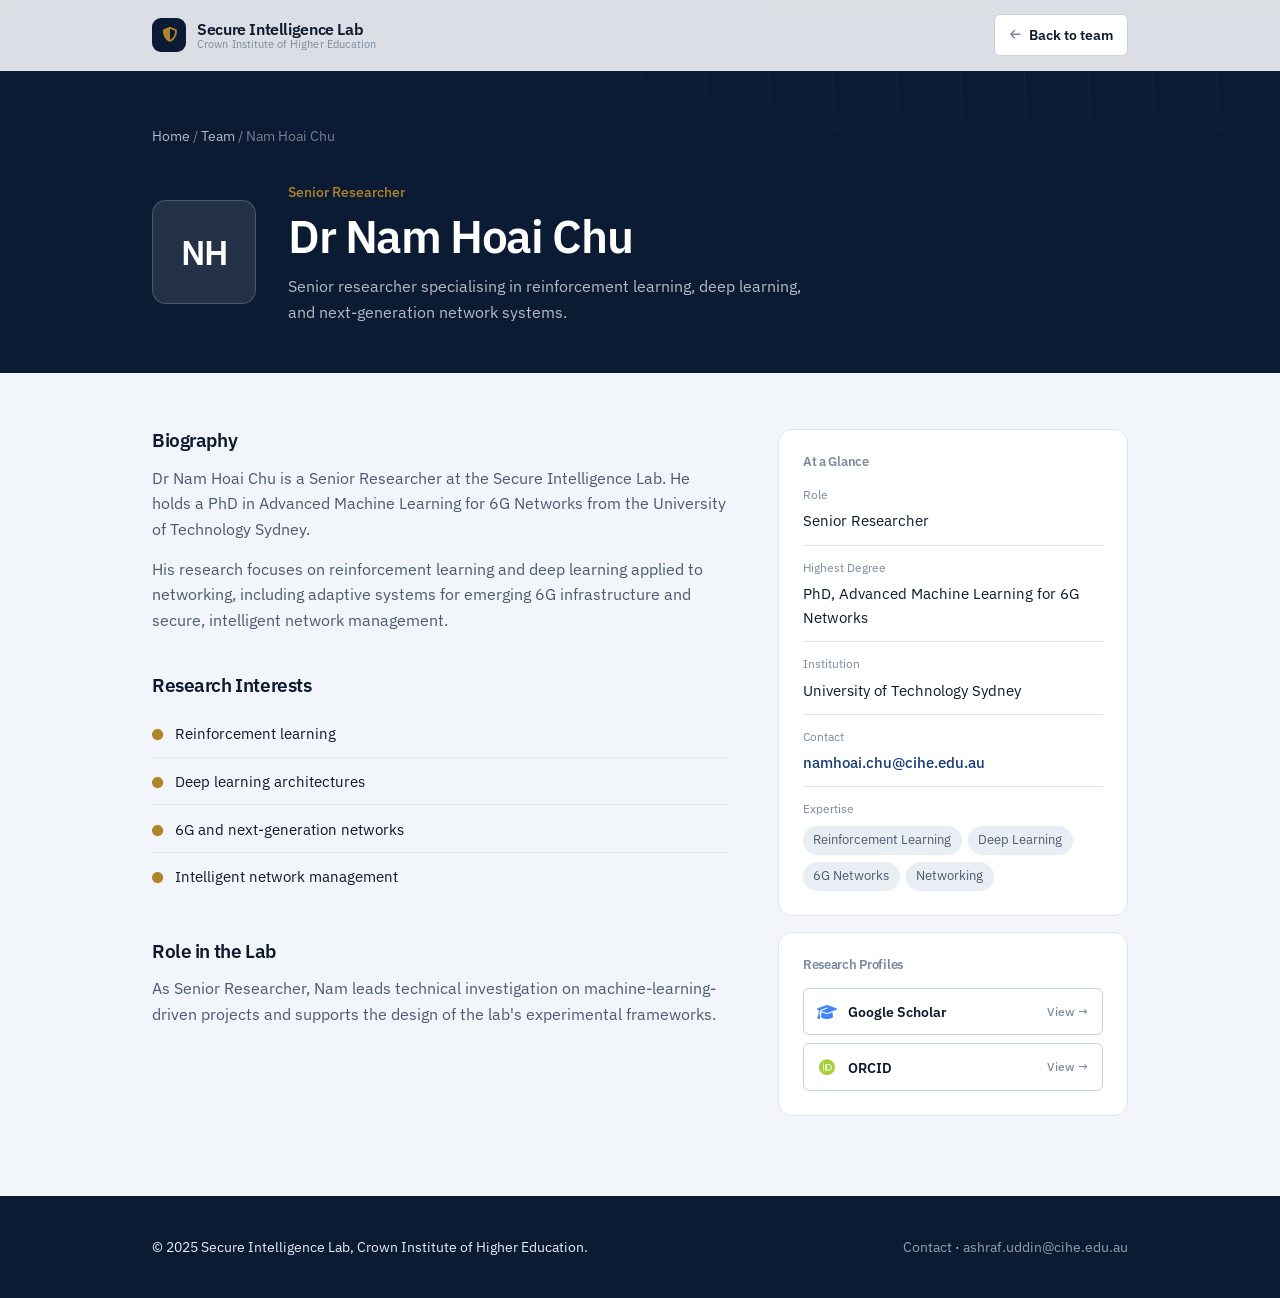
<file: profile-nam-hoai-chu.html>
<!DOCTYPE html>
<html lang="en">
<head>
<meta charset="UTF-8">
<meta name="viewport" content="width=device-width, initial-scale=1.0">
<title>Dr Nam Hoai Chu — Secure Intelligence Lab</title>
<meta name="description" content="Senior researcher specialising in reinforcement learning, deep learning, and next-generation network systems.">
<meta name="theme-color" content="#0B1B33">
<link rel="preconnect" href="https://fonts.googleapis.com">
<link rel="preconnect" href="https://fonts.gstatic.com" crossorigin>
<link href="https://fonts.googleapis.com/css2?family=IBM+Plex+Sans:wght@400;500;600;700&family=IBM+Plex+Mono:wght@400;500&display=swap" rel="stylesheet">
<link href="https://cdnjs.cloudflare.com/ajax/libs/font-awesome/6.4.0/css/all.min.css" rel="stylesheet">
<link rel="stylesheet" href="assets/theme.css">
<style>
/* ================================================================
   Researcher profile — layout specific to profile-*.html
   ================================================================ */
:root{--maxw:1040px}

.back-link{
  display:inline-flex;align-items:center;gap:.5rem;margin-left:auto;
  font-size:.9rem;font-weight:600;color:var(--ink);
  padding:.5rem .9rem;border:1px solid var(--line-2);border-radius:var(--r-sm);
  background:var(--surface);
  transition:border-color var(--fast) var(--ease),color var(--fast) var(--ease);
}
.back-link i{font-size:.75rem;color:var(--ink-3);transition:transform var(--fast) var(--ease)}
.back-link:hover{border-color:var(--navy);color:var(--navy)}
.back-link:hover i{transform:translateX(-3px);color:var(--navy)}

/* ---------------------------------------------------------- hero */
.profile-hero{
  background:var(--deep);color:#fff;
  padding:calc(var(--header-h) + 3.5rem) 0 3rem;
  position:relative;overflow:hidden;
}
.profile-hero::before{
  content:"";position:absolute;inset:0;pointer-events:none;
  background-image:
    linear-gradient(rgba(255,255,255,.045) 1px,transparent 1px),
    linear-gradient(90deg,rgba(255,255,255,.045) 1px,transparent 1px);
  background-size:64px 64px;
  mask-image:radial-gradient(120% 90% at 80% 0%,#000 0%,transparent 70%);
  -webkit-mask-image:radial-gradient(120% 90% at 80% 0%,#000 0%,transparent 70%);
}
.profile-hero .wrap{z-index:1}
.crumb{font-size:.85rem;color:rgba(255,255,255,.45);margin-bottom:2rem}
.crumb a{color:rgba(255,255,255,.7)}
.crumb a:hover{color:#fff}

.phead{display:grid;grid-template-columns:auto 1fr;gap:2rem;align-items:center}
.pavatar{
  width:104px;height:104px;border-radius:var(--r-lg);
  display:grid;place-items:center;
  background:rgba(255,255,255,.1);border:1px solid rgba(255,255,255,.18);
  color:#fff;font-size:2.1rem;font-weight:600;letter-spacing:-.02em;
}
.pinfo .role{font-size:.9rem;color:var(--gold);font-weight:500;margin-bottom:.5rem}
.pinfo h1{
  color:#fff;font-size:clamp(1.9rem,4vw,2.9rem);
  letter-spacing:-.03em;line-height:1.08;margin-bottom:.75rem;
}
.pinfo .tagline{font-size:1.02rem;color:rgba(255,255,255,.7);max-width:54ch}

/* ---------------------------------------------------------- body */
.pbody{padding:3.5rem 0 5rem}
.pgrid{display:grid;grid-template-columns:1.65fr 1fr;gap:3rem;align-items:start}
.block{margin-bottom:2.5rem}
.block:last-child{margin-bottom:0}
.block h2{font-size:1.2rem;letter-spacing:-.022em;margin-bottom:.9rem}
.block p{color:var(--ink-2);margin-bottom:.9rem;max-width:66ch}
.block p:last-child{margin-bottom:0}
.block ul{list-style:none}
.block ul li{
  display:flex;gap:.75rem;align-items:baseline;
  padding:.7rem 0;border-bottom:1px solid var(--line);font-size:.95rem;
}
.block ul li:last-child{border-bottom:none}
.block ul li i{color:var(--gold);font-size:.7rem}

/* ------------------------------------------------------- sidebar */
.side{
  background:var(--surface);border:1px solid var(--line);
  border-radius:var(--r-lg);padding:1.5rem;
}
.side+.side{margin-top:1rem}
.side h3{font-size:.82rem;font-weight:600;color:var(--ink-3);margin-bottom:1rem}
.side .row{padding:.75rem 0;border-bottom:1px solid var(--line)}
.side .row:first-of-type{padding-top:0}
.side .row:last-child{border-bottom:none;padding-bottom:0}
.side .row .k{font-size:.78rem;color:var(--ink-3);margin-bottom:.2rem}
.side .row .v{font-size:.95rem;color:var(--ink)}
.side .row .v a{color:var(--navy);font-weight:500;word-break:break-word}
.side .row .v a:hover{text-decoration:underline}

.tags{display:flex;flex-wrap:wrap;gap:.4rem;margin-top:.4rem}
.tag{
  font-size:.8rem;padding:.28rem .65rem;border-radius:var(--r-full);
  background:var(--sunken);color:var(--ink-2);
}

/* research profile links */
.rp-list{display:flex;flex-direction:column;gap:.5rem}
.rp-btn{
  display:flex;align-items:center;gap:.7rem;
  padding:.7rem .85rem;border:1px solid var(--line-2);border-radius:var(--r-sm);
  font-size:.9rem;font-weight:600;color:var(--ink);background:var(--surface);
  transition:border-color var(--fast) var(--ease),background var(--fast) var(--ease),color var(--fast) var(--ease);
}
.rp-btn i{font-size:1rem;width:1.2rem;text-align:center}
.rp-btn .rp-go{margin-left:auto;font-size:.78rem;color:var(--ink-3);font-weight:500}
.rp-scholar i{color:#4285F4}.rp-orcid i{color:#A6CE39}.rp-scopus i{color:#E9711C}
.rp-btn:hover{border-color:var(--navy);background:var(--navy-50);color:var(--navy)}
.rp-btn:hover .rp-go{color:var(--navy)}

/* ---------------------------------------------------------- foot */
footer{padding:2.5rem 0;text-align:left}
footer .wrap{display:flex;justify-content:space-between;flex-wrap:wrap;gap:1rem;font-size:.88rem}

@media(max-width:820px){
  .pgrid{grid-template-columns:1fr;gap:2.25rem}
}
@media(max-width:640px){
  .phead{grid-template-columns:1fr;gap:1.25rem}
  .pavatar{width:76px;height:76px;font-size:1.6rem}
  .back-link span{display:none}
  .pbody{padding:2.5rem 0 3.5rem}
}
</style>
</head>
<body>
<!-- =====================================================================
     RESEARCH PROFILE LINKS — edit the URLs below for this person.
     Paste the full link between the quotes. Leave "" to hide that button.
       scholar : Google Scholar profile URL
       orcid   : ORCID profile URL
       scopus  : Scopus Author profile URL
     Save and refresh. (Example: scholar: "https://scholar.google.com/citations?user=XXXX")
     ===================================================================== -->
<script>
const RESEARCH_PROFILES = {
  scholar: "https://scholar.google.com/citations?user=L9icwioAAAAJ&hl=en",
  orcid:   "https://orcid.org/my-orcid?orcid=0000-0001-5652-7408",
  scopus:  ""
};
</script>

<header>
  <nav>
    <a href="index.html" class="brand">
      <span class="mark"><i class="fas fa-shield-halved"></i></span>
      <span class="brand-text">
        <span class="brand-name">Secure Intelligence Lab</span>
        <span class="brand-sub">Crown Institute of Higher Education</span>
      </span>
    </a>
    <a href="index.html#team" class="back-link"><i class="fas fa-arrow-left"></i><span>Back to team</span></a>
  </nav>
</header>

<section class="profile-hero">
  <div class="wrap">
    <div class="crumb"><a href="index.html">Home</a> / <a href="index.html#team">Team</a> / Nam Hoai Chu</div>
    <div class="phead">
      <div class="pavatar">NH</div>
      <div class="pinfo">
        <div class="role">Senior Researcher</div>
        <h1>Dr Nam Hoai Chu</h1>
        <p class="tagline">Senior researcher specialising in reinforcement learning, deep learning, and next-generation network systems.</p>
      </div>
    </div>
  </div>
</section>

<section class="pbody">
  <div class="wrap">
    <div class="pgrid">
      <div class="pmain">
        <div class="block">
          <h2>Biography</h2>
          <p>Dr Nam Hoai Chu is a Senior Researcher at the Secure Intelligence Lab. He holds a PhD in Advanced Machine Learning for 6G Networks from the University of Technology Sydney.</p>
          <p>His research focuses on reinforcement learning and deep learning applied to networking, including adaptive systems for emerging 6G infrastructure and secure, intelligent network management.</p>
        </div>
        <div class="block">
          <h2>Research Interests</h2>
          <ul>
            <li><i class="fas fa-circle"></i><span>Reinforcement learning</span></li>
            <li><i class="fas fa-circle"></i><span>Deep learning architectures</span></li>
            <li><i class="fas fa-circle"></i><span>6G and next-generation networks</span></li>
            <li><i class="fas fa-circle"></i><span>Intelligent network management</span></li>
          </ul>
        </div>
        <div class="block">
          <h2>Role in the Lab</h2>
          <p>As Senior Researcher, Nam leads technical investigation on machine-learning-driven projects and supports the design of the lab's experimental frameworks.</p>
        </div>
      </div>
      <aside>
        <div class="side">
          <h3>At a Glance</h3>
          <div class="row"><div class="k">Role</div><div class="v">Senior Researcher</div></div>
          <div class="row"><div class="k">Highest Degree</div><div class="v">PhD, Advanced Machine Learning for 6G Networks</div></div>
          <div class="row"><div class="k">Institution</div><div class="v">University of Technology Sydney</div></div>
          <div class="row"><div class="k">Contact</div><div class="v"><a href="mailto:namhoai.chu@cihe.edu.au">namhoai.chu@cihe.edu.au</a></div></div>
          <div class="row"><div class="k">Expertise</div><div class="v"><div class="tags"><span class="tag">Reinforcement Learning</span><span class="tag">Deep Learning</span><span class="tag">6G Networks</span><span class="tag">Networking</span></div></div></div>
        </div>
        <div class="side" id="researchProfiles" style="display:none">
          <h3>Research Profiles</h3>
          <div class="rp-list" id="rpList"></div>
        </div>
      </aside>
    </div>
  </div>
</section>

<footer>
  <div class="wrap">
    <span>© 2025 Secure Intelligence Lab, Crown Institute of Higher Education.</span>
    <span><a href="index.html#contact">Contact</a> · <a href="mailto:ashraf.uddin@cihe.edu.au">ashraf.uddin@cihe.edu.au</a></span>
  </div>
</footer>
<script>
(function(){
  var rp=(typeof RESEARCH_PROFILES!=='undefined')?RESEARCH_PROFILES:{};
  var defs=[
    {key:'scholar', cls:'rp-scholar', icon:'fas fa-graduation-cap', label:'Google Scholar'},
    {key:'orcid',   cls:'rp-orcid',   icon:'fab fa-orcid',          label:'ORCID'},
    {key:'scopus',  cls:'rp-scopus',  icon:'fas fa-database',       label:'Scopus'}
  ];
  var list=document.getElementById('rpList');
  var html='';
  defs.forEach(function(d){
    var url=rp[d.key];
    if(url && url.trim()){
      html+='<a class="rp-btn '+d.cls+'" href="'+url+'" target="_blank" rel="noopener">'+
            '<i class="'+d.icon+'"></i>'+d.label+'<span class="rp-go">View &rarr;</span></a>';
    }
  });
  if(html){ list.innerHTML=html; document.getElementById('researchProfiles').style.display=''; }
})();
</script>
</body>
</html>
</file>
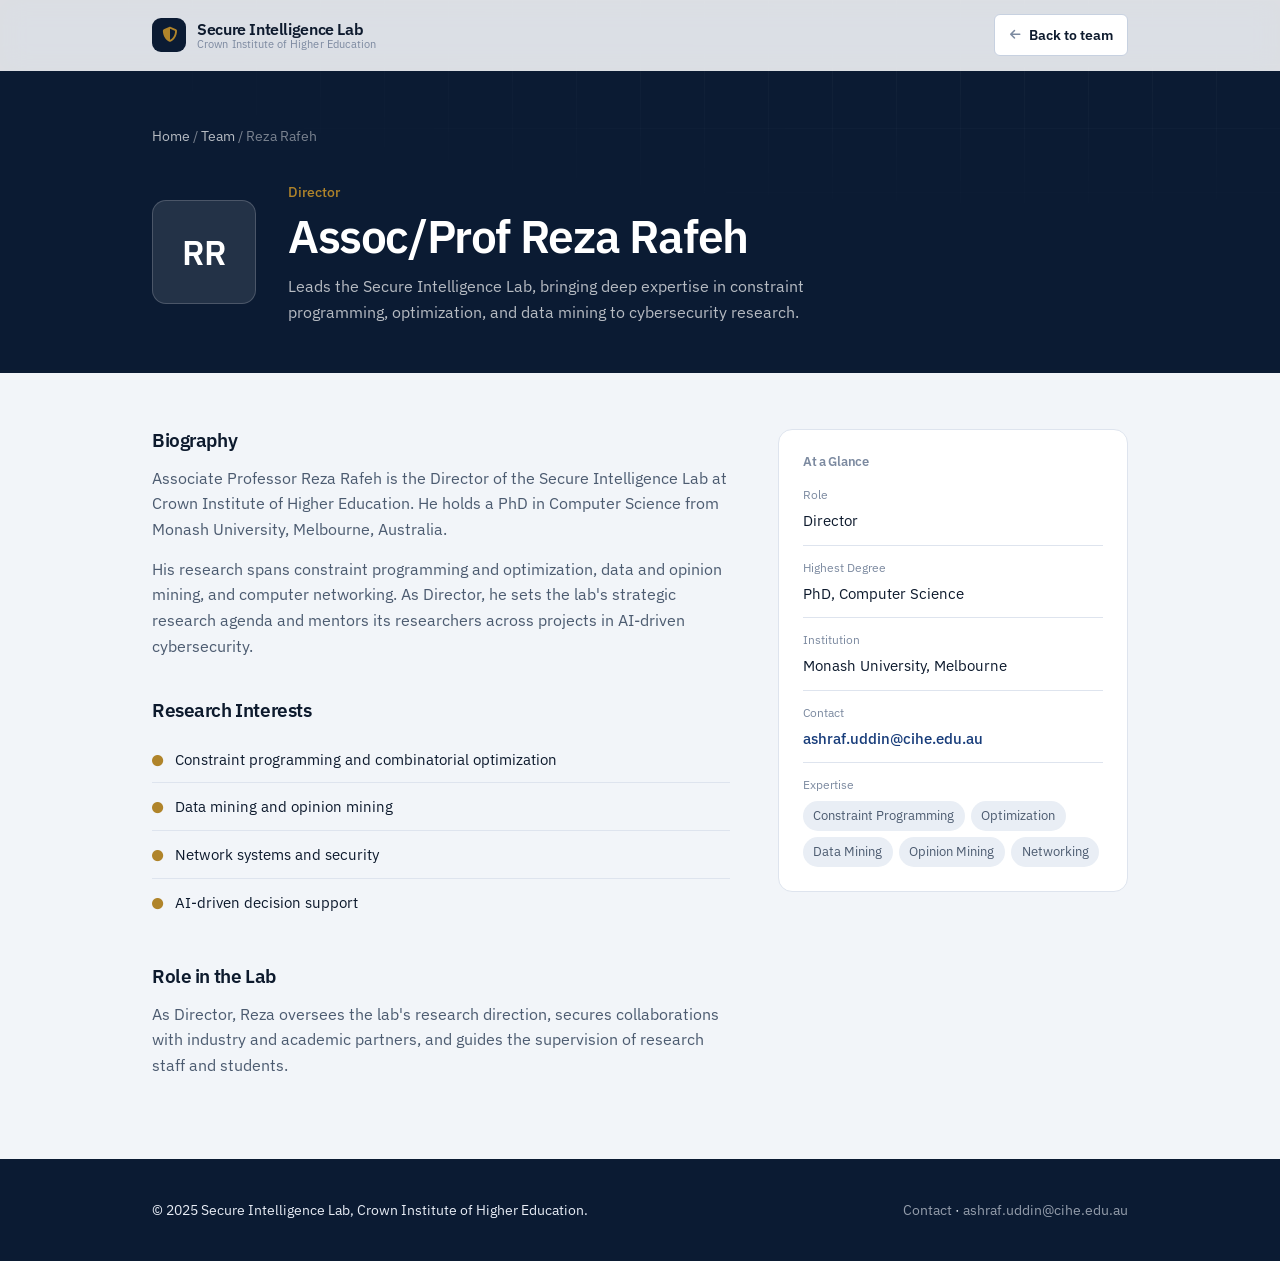
<file: profile-reza-rafeh.html>
<!DOCTYPE html>
<html lang="en">
<head>
<meta charset="UTF-8">
<meta name="viewport" content="width=device-width, initial-scale=1.0">
<title>Assoc/Prof Reza Rafeh — Secure Intelligence Lab</title>
<meta name="description" content="Leads the Secure Intelligence Lab, bringing deep expertise in constraint programming, optimization, and data mining to cybersecurity research.">
<meta name="theme-color" content="#0B1B33">
<link rel="preconnect" href="https://fonts.googleapis.com">
<link rel="preconnect" href="https://fonts.gstatic.com" crossorigin>
<link href="https://fonts.googleapis.com/css2?family=IBM+Plex+Sans:wght@400;500;600;700&family=IBM+Plex+Mono:wght@400;500&display=swap" rel="stylesheet">
<link href="https://cdnjs.cloudflare.com/ajax/libs/font-awesome/6.4.0/css/all.min.css" rel="stylesheet">
<link rel="stylesheet" href="assets/theme.css">
<style>
/* ================================================================
   Researcher profile — layout specific to profile-*.html
   ================================================================ */
:root{--maxw:1040px}

.back-link{
  display:inline-flex;align-items:center;gap:.5rem;margin-left:auto;
  font-size:.9rem;font-weight:600;color:var(--ink);
  padding:.5rem .9rem;border:1px solid var(--line-2);border-radius:var(--r-sm);
  background:var(--surface);
  transition:border-color var(--fast) var(--ease),color var(--fast) var(--ease);
}
.back-link i{font-size:.75rem;color:var(--ink-3);transition:transform var(--fast) var(--ease)}
.back-link:hover{border-color:var(--navy);color:var(--navy)}
.back-link:hover i{transform:translateX(-3px);color:var(--navy)}

/* ---------------------------------------------------------- hero */
.profile-hero{
  background:var(--deep);color:#fff;
  padding:calc(var(--header-h) + 3.5rem) 0 3rem;
  position:relative;overflow:hidden;
}
.profile-hero::before{
  content:"";position:absolute;inset:0;pointer-events:none;
  background-image:
    linear-gradient(rgba(255,255,255,.045) 1px,transparent 1px),
    linear-gradient(90deg,rgba(255,255,255,.045) 1px,transparent 1px);
  background-size:64px 64px;
  mask-image:radial-gradient(120% 90% at 80% 0%,#000 0%,transparent 70%);
  -webkit-mask-image:radial-gradient(120% 90% at 80% 0%,#000 0%,transparent 70%);
}
.profile-hero .wrap{z-index:1}
.crumb{font-size:.85rem;color:rgba(255,255,255,.45);margin-bottom:2rem}
.crumb a{color:rgba(255,255,255,.7)}
.crumb a:hover{color:#fff}

.phead{display:grid;grid-template-columns:auto 1fr;gap:2rem;align-items:center}
.pavatar{
  width:104px;height:104px;border-radius:var(--r-lg);
  display:grid;place-items:center;
  background:rgba(255,255,255,.1);border:1px solid rgba(255,255,255,.18);
  color:#fff;font-size:2.1rem;font-weight:600;letter-spacing:-.02em;
}
.pinfo .role{font-size:.9rem;color:var(--gold);font-weight:500;margin-bottom:.5rem}
.pinfo h1{
  color:#fff;font-size:clamp(1.9rem,4vw,2.9rem);
  letter-spacing:-.03em;line-height:1.08;margin-bottom:.75rem;
}
.pinfo .tagline{font-size:1.02rem;color:rgba(255,255,255,.7);max-width:54ch}

/* ---------------------------------------------------------- body */
.pbody{padding:3.5rem 0 5rem}
.pgrid{display:grid;grid-template-columns:1.65fr 1fr;gap:3rem;align-items:start}
.block{margin-bottom:2.5rem}
.block:last-child{margin-bottom:0}
.block h2{font-size:1.2rem;letter-spacing:-.022em;margin-bottom:.9rem}
.block p{color:var(--ink-2);margin-bottom:.9rem;max-width:66ch}
.block p:last-child{margin-bottom:0}
.block ul{list-style:none}
.block ul li{
  display:flex;gap:.75rem;align-items:baseline;
  padding:.7rem 0;border-bottom:1px solid var(--line);font-size:.95rem;
}
.block ul li:last-child{border-bottom:none}
.block ul li i{color:var(--gold);font-size:.7rem}

/* ------------------------------------------------------- sidebar */
.side{
  background:var(--surface);border:1px solid var(--line);
  border-radius:var(--r-lg);padding:1.5rem;
}
.side+.side{margin-top:1rem}
.side h3{font-size:.82rem;font-weight:600;color:var(--ink-3);margin-bottom:1rem}
.side .row{padding:.75rem 0;border-bottom:1px solid var(--line)}
.side .row:first-of-type{padding-top:0}
.side .row:last-child{border-bottom:none;padding-bottom:0}
.side .row .k{font-size:.78rem;color:var(--ink-3);margin-bottom:.2rem}
.side .row .v{font-size:.95rem;color:var(--ink)}
.side .row .v a{color:var(--navy);font-weight:500;word-break:break-word}
.side .row .v a:hover{text-decoration:underline}

.tags{display:flex;flex-wrap:wrap;gap:.4rem;margin-top:.4rem}
.tag{
  font-size:.8rem;padding:.28rem .65rem;border-radius:var(--r-full);
  background:var(--sunken);color:var(--ink-2);
}

/* research profile links */
.rp-list{display:flex;flex-direction:column;gap:.5rem}
.rp-btn{
  display:flex;align-items:center;gap:.7rem;
  padding:.7rem .85rem;border:1px solid var(--line-2);border-radius:var(--r-sm);
  font-size:.9rem;font-weight:600;color:var(--ink);background:var(--surface);
  transition:border-color var(--fast) var(--ease),background var(--fast) var(--ease),color var(--fast) var(--ease);
}
.rp-btn i{font-size:1rem;width:1.2rem;text-align:center}
.rp-btn .rp-go{margin-left:auto;font-size:.78rem;color:var(--ink-3);font-weight:500}
.rp-scholar i{color:#4285F4}.rp-orcid i{color:#A6CE39}.rp-scopus i{color:#E9711C}
.rp-btn:hover{border-color:var(--navy);background:var(--navy-50);color:var(--navy)}
.rp-btn:hover .rp-go{color:var(--navy)}

/* ---------------------------------------------------------- foot */
footer{padding:2.5rem 0;text-align:left}
footer .wrap{display:flex;justify-content:space-between;flex-wrap:wrap;gap:1rem;font-size:.88rem}

@media(max-width:820px){
  .pgrid{grid-template-columns:1fr;gap:2.25rem}
}
@media(max-width:640px){
  .phead{grid-template-columns:1fr;gap:1.25rem}
  .pavatar{width:76px;height:76px;font-size:1.6rem}
  .back-link span{display:none}
  .pbody{padding:2.5rem 0 3.5rem}
}
</style>
</head>
<body>
<!-- =====================================================================
     RESEARCH PROFILE LINKS — edit the URLs below for this person.
     Paste the full link between the quotes. Leave "" to hide that button.
       scholar : Google Scholar profile URL
       orcid   : ORCID profile URL
       scopus  : Scopus Author profile URL
     Save and refresh. (Example: scholar: "https://scholar.google.com/citations?user=XXXX")
     ===================================================================== -->
<script>
const RESEARCH_PROFILES = {
  scholar: "",
  orcid:   "",
  scopus:  ""
};
</script>

<header>
  <nav>
    <a href="index.html" class="brand">
      <span class="mark"><i class="fas fa-shield-halved"></i></span>
      <span class="brand-text">
        <span class="brand-name">Secure Intelligence Lab</span>
        <span class="brand-sub">Crown Institute of Higher Education</span>
      </span>
    </a>
    <a href="index.html#team" class="back-link"><i class="fas fa-arrow-left"></i><span>Back to team</span></a>
  </nav>
</header>

<section class="profile-hero">
  <div class="wrap">
    <div class="crumb"><a href="index.html">Home</a> / <a href="index.html#team">Team</a> / Reza Rafeh</div>
    <div class="phead">
      <div class="pavatar">RR</div>
      <div class="pinfo">
        <div class="role">Director</div>
        <h1>Assoc/Prof Reza Rafeh</h1>
        <p class="tagline">Leads the Secure Intelligence Lab, bringing deep expertise in constraint programming, optimization, and data mining to cybersecurity research.</p>
      </div>
    </div>
  </div>
</section>

<section class="pbody">
  <div class="wrap">
    <div class="pgrid">
      <div class="pmain">
        <div class="block">
          <h2>Biography</h2>
          <p>Associate Professor Reza Rafeh is the Director of the Secure Intelligence Lab at Crown Institute of Higher Education. He holds a PhD in Computer Science from Monash University, Melbourne, Australia.</p>
          <p>His research spans constraint programming and optimization, data and opinion mining, and computer networking. As Director, he sets the lab's strategic research agenda and mentors its researchers across projects in AI-driven cybersecurity.</p>
        </div>
        <div class="block">
          <h2>Research Interests</h2>
          <ul>
            <li><i class="fas fa-circle"></i><span>Constraint programming and combinatorial optimization</span></li>
            <li><i class="fas fa-circle"></i><span>Data mining and opinion mining</span></li>
            <li><i class="fas fa-circle"></i><span>Network systems and security</span></li>
            <li><i class="fas fa-circle"></i><span>AI-driven decision support</span></li>
          </ul>
        </div>
        <div class="block">
          <h2>Role in the Lab</h2>
          <p>As Director, Reza oversees the lab's research direction, secures collaborations with industry and academic partners, and guides the supervision of research staff and students.</p>
        </div>
      </div>
      <aside>
        <div class="side">
          <h3>At a Glance</h3>
          <div class="row"><div class="k">Role</div><div class="v">Director</div></div>
          <div class="row"><div class="k">Highest Degree</div><div class="v">PhD, Computer Science</div></div>
          <div class="row"><div class="k">Institution</div><div class="v">Monash University, Melbourne</div></div>
          <div class="row"><div class="k">Contact</div><div class="v"><a href="mailto:ashraf.uddin@cihe.edu.au">ashraf.uddin@cihe.edu.au</a></div></div>
          <div class="row"><div class="k">Expertise</div><div class="v"><div class="tags"><span class="tag">Constraint Programming</span><span class="tag">Optimization</span><span class="tag">Data Mining</span><span class="tag">Opinion Mining</span><span class="tag">Networking</span></div></div></div>
        </div>
        <div class="side" id="researchProfiles" style="display:none">
          <h3>Research Profiles</h3>
          <div class="rp-list" id="rpList"></div>
        </div>
      </aside>
    </div>
  </div>
</section>

<footer>
  <div class="wrap">
    <span>© 2025 Secure Intelligence Lab, Crown Institute of Higher Education.</span>
    <span><a href="index.html#contact">Contact</a> · <a href="mailto:ashraf.uddin@cihe.edu.au">ashraf.uddin@cihe.edu.au</a></span>
  </div>
</footer>
<script>
(function(){
  var rp=(typeof RESEARCH_PROFILES!=='undefined')?RESEARCH_PROFILES:{};
  var defs=[
    {key:'scholar', cls:'rp-scholar', icon:'fas fa-graduation-cap', label:'Google Scholar'},
    {key:'orcid',   cls:'rp-orcid',   icon:'fab fa-orcid',          label:'ORCID'},
    {key:'scopus',  cls:'rp-scopus',  icon:'fas fa-database',       label:'Scopus'}
  ];
  var list=document.getElementById('rpList');
  var html='';
  defs.forEach(function(d){
    var url=rp[d.key];
    if(url && url.trim()){
      html+='<a class="rp-btn '+d.cls+'" href="'+url+'" target="_blank" rel="noopener">'+
            '<i class="'+d.icon+'"></i>'+d.label+'<span class="rp-go">View &rarr;</span></a>';
    }
  });
  if(html){ list.innerHTML=html; document.getElementById('researchProfiles').style.display=''; }
})();
</script>
</body>
</html>
</file>
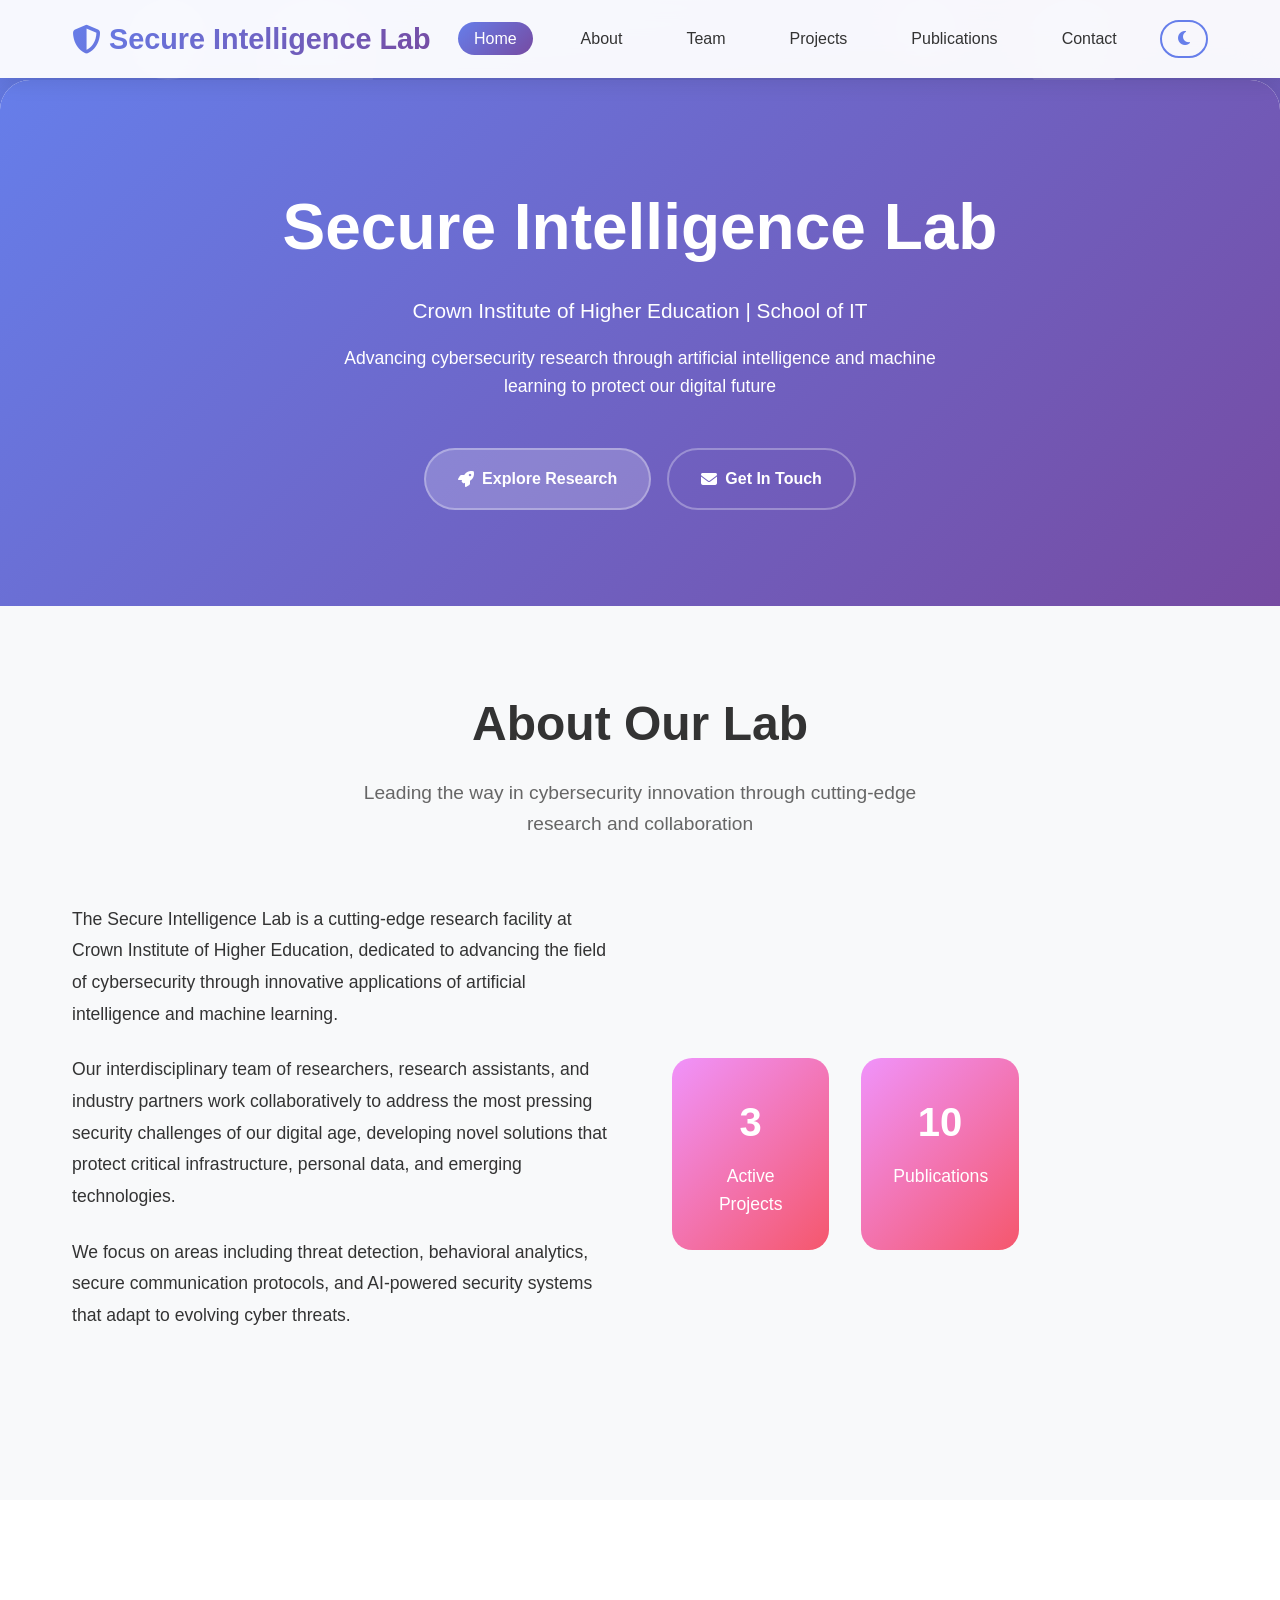
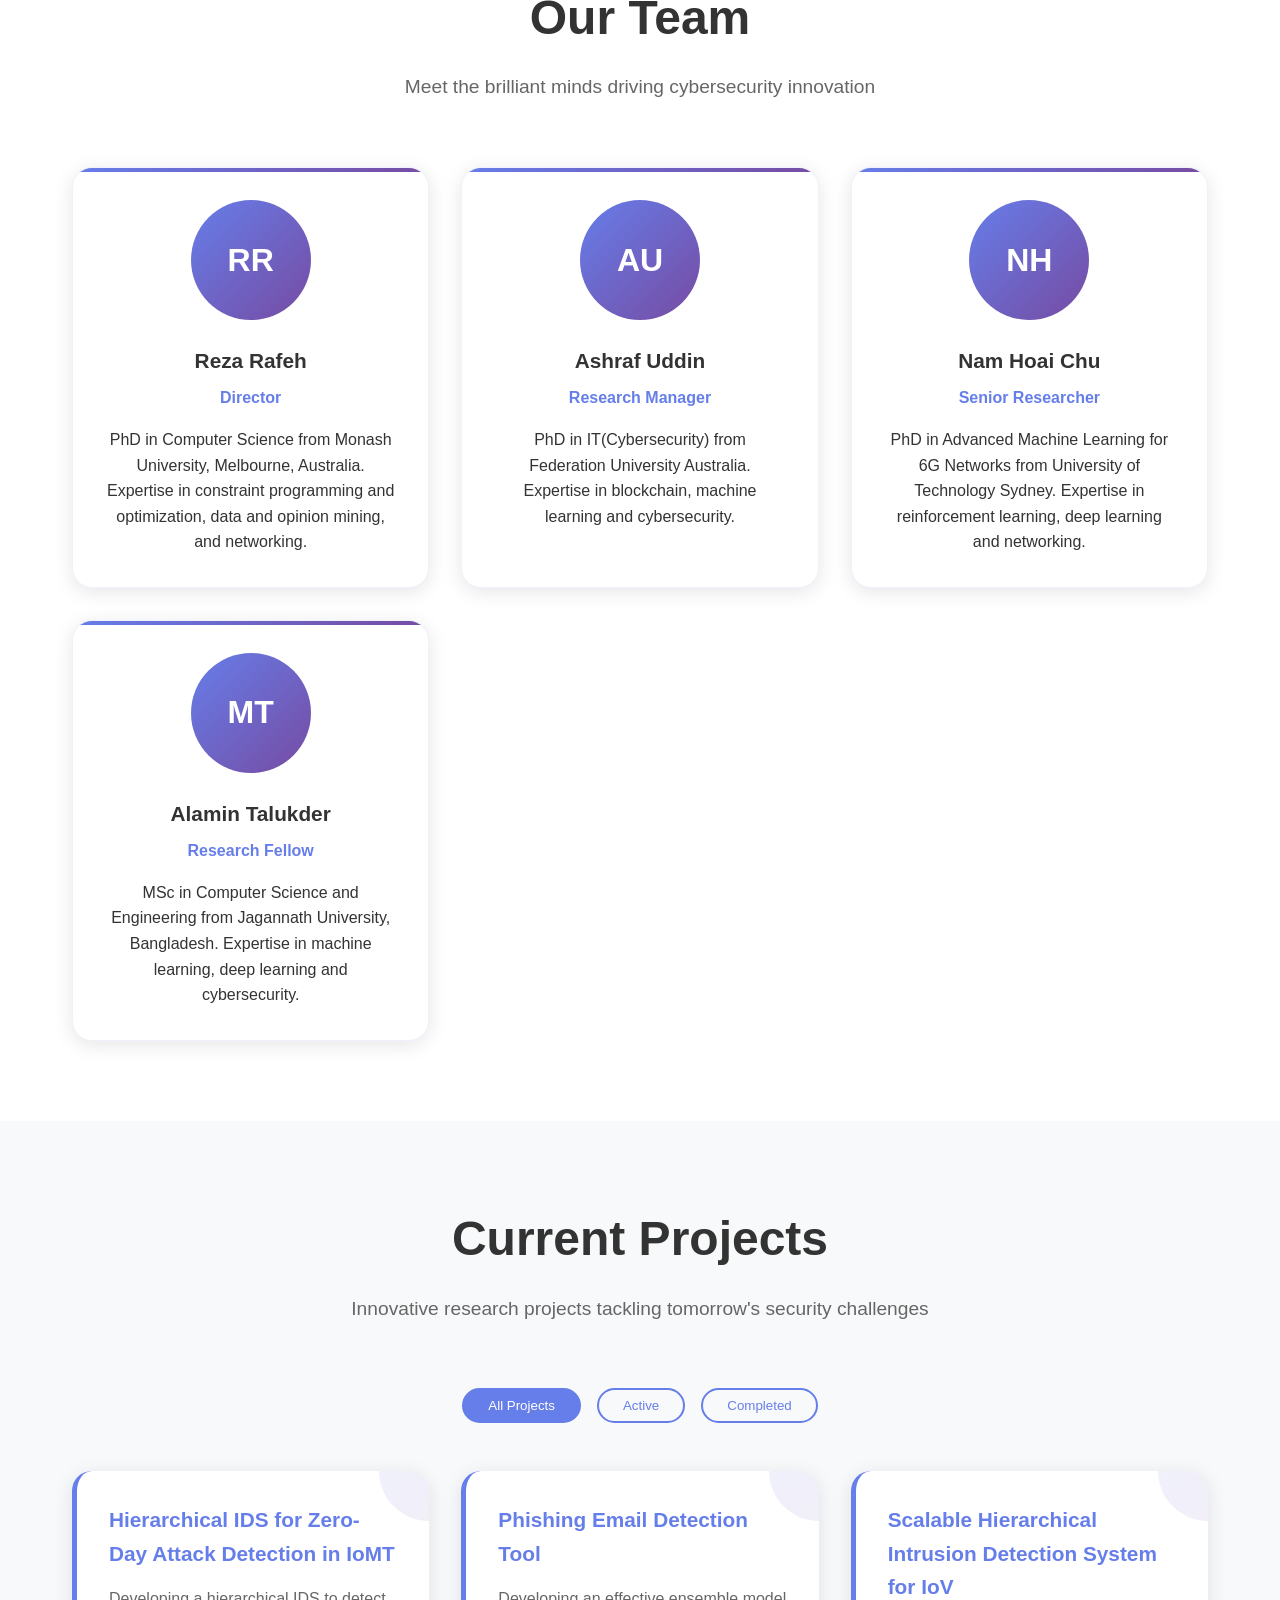
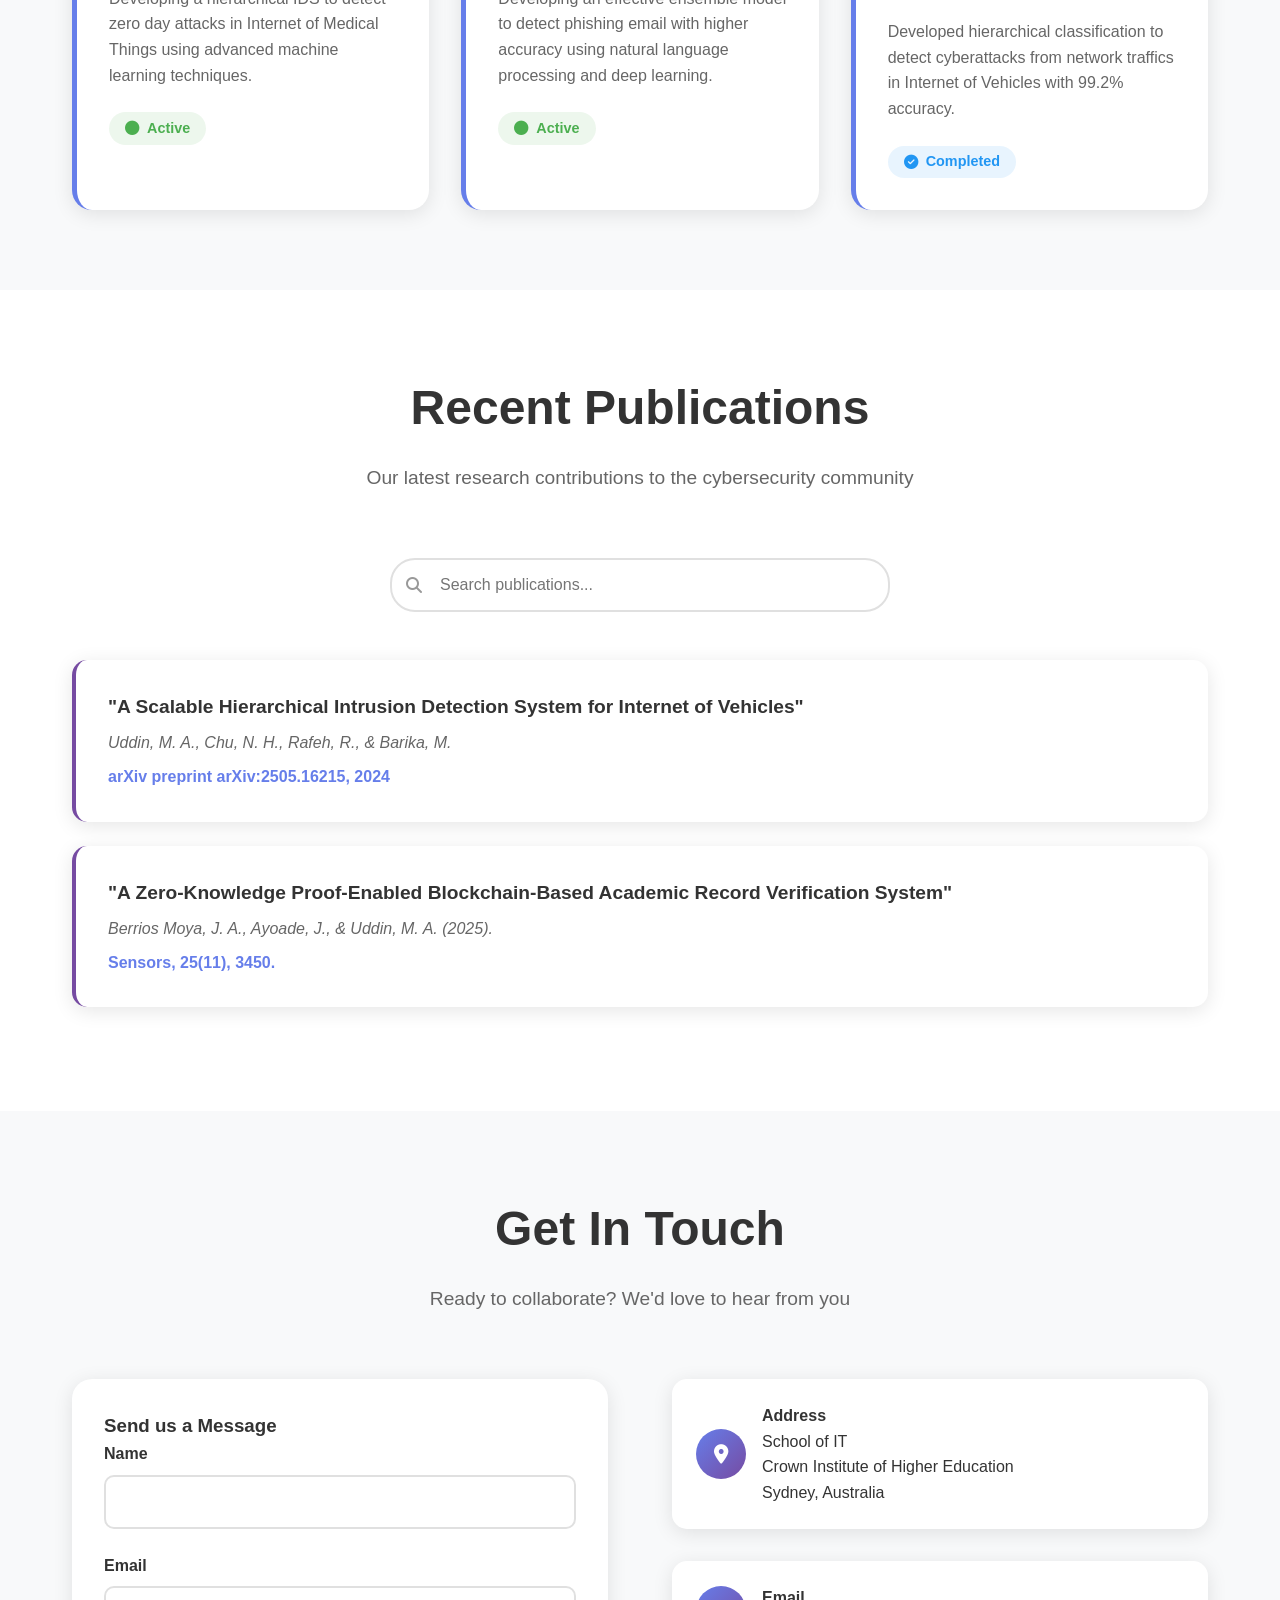
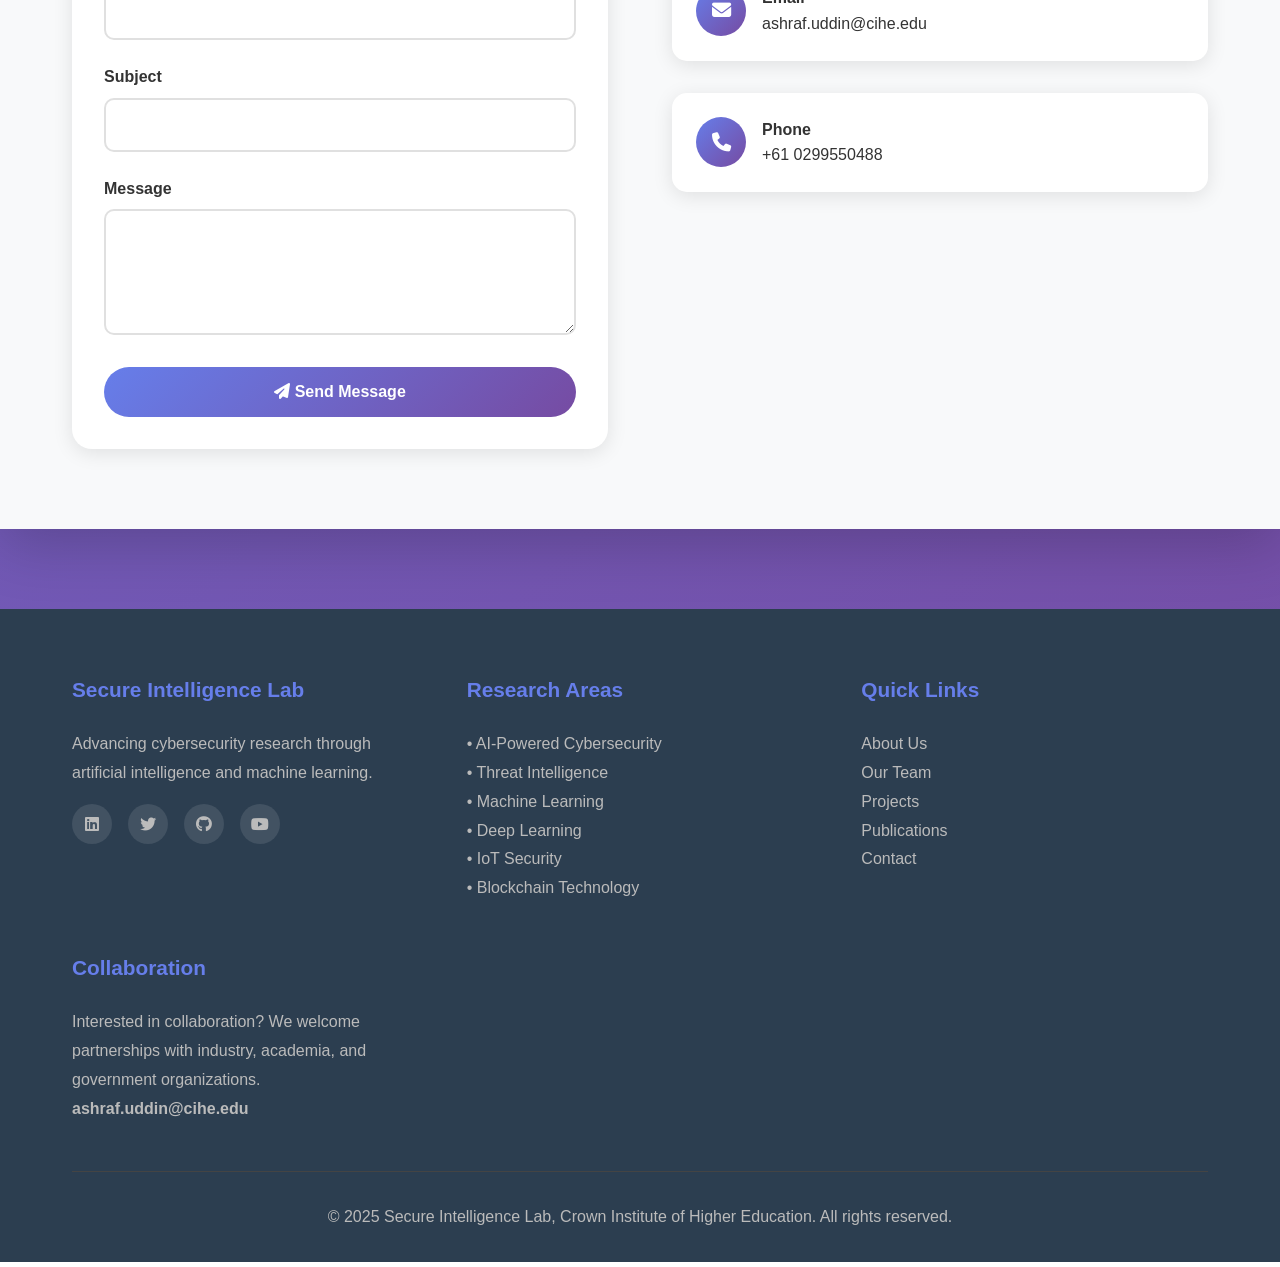
<file: sil.html>
<!DOCTYPE html>
<html lang="en">
<head>
    <meta charset="UTF-8">
    <meta name="viewport" content="width=device-width, initial-scale=1.0">
    <title>Secure Intelligence Lab - Crown Institute of Higher Education</title>
    <link href="https://cdnjs.cloudflare.com/ajax/libs/font-awesome/6.4.0/css/all.min.css" rel="stylesheet">
    <style>
        :root {
            --primary-color: #667eea;
            --secondary-color: #764ba2;
            --accent-color: #f093fb;
            --success-color: #4CAF50;
            --warning-color: #ff9800;
            --danger-color: #f44336;
            --dark-color: #2c3e50;
            --light-color: #ecf0f1;
            --gradient-primary: linear-gradient(135deg, #667eea 0%, #764ba2 100%);
            --gradient-secondary: linear-gradient(135deg, #f093fb 0%, #f5576c 100%);
            --gradient-accent: linear-gradient(135deg, #43e97b 0%, #38f9d7 100%);
            --text-light: #ffffff;
            --text-dark: #333333;
            --transition: all 0.3s cubic-bezier(0.4, 0, 0.2, 1);
            --shadow-light: 0 4px 20px rgba(0, 0, 0, 0.1);
            --shadow-medium: 0 8px 30px rgba(0, 0, 0, 0.15);
            --shadow-heavy: 0 15px 60px rgba(0, 0, 0, 0.2);
        }

        * {
            margin: 0;
            padding: 0;
            box-sizing: border-box;
        }

        body {
            font-family: 'Inter', 'Segoe UI', Tahoma, Geneva, Verdana, sans-serif;
            line-height: 1.6;
            color: var(--text-dark);
            background: var(--gradient-primary);
            min-height: 100vh;
            overflow-x: hidden;
        }

        /* Animated Background */
        .animated-bg {
            position: fixed;
            top: 0;
            left: 0;
            width: 100%;
            height: 100%;
            z-index: -1;
            background: var(--gradient-primary);
        }

        .floating-shapes {
            position: absolute;
            width: 100%;
            height: 100%;
            overflow: hidden;
        }

        .shape {
            position: absolute;
            background: rgba(255, 255, 255, 0.1);
            border-radius: 50%;
            animation: float 6s ease-in-out infinite;
        }

        .shape:nth-child(1) { width: 80px; height: 80px; left: 10%; animation-delay: 0s; }
        .shape:nth-child(2) { width: 120px; height: 120px; left: 20%; animation-delay: 2s; }
        .shape:nth-child(3) { width: 60px; height: 60px; left: 70%; animation-delay: 4s; }
        .shape:nth-child(4) { width: 100px; height: 100px; left: 80%; animation-delay: 1s; }

        @keyframes float {
            0%, 100% { transform: translateY(0px) rotate(0deg); }
            33% { transform: translateY(-30px) rotate(120deg); }
            66% { transform: translateY(-60px) rotate(240deg); }
        }

        /* Scroll Progress Bar */
        .scroll-progress {
            position: fixed;
            top: 0;
            left: 0;
            width: 0%;
            height: 4px;
            background: var(--gradient-accent);
            z-index: 1001;
            transition: width 0.1s ease;
        }

        /* Header */
        header {
            background: rgba(255, 255, 255, 0.95);
            backdrop-filter: blur(20px);
            padding: 1rem 0;
            position: fixed;
            width: 100%;
            top: 0;
            z-index: 1000;
            box-shadow: var(--shadow-light);
            transition: var(--transition);
        }

        nav {
            display: flex;
            justify-content: space-between;
            align-items: center;
            max-width: 1200px;
            margin: 0 auto;
            padding: 0 2rem;
        }

        .logo {
            font-size: 1.8rem;
            font-weight: 800;
            background: var(--gradient-primary);
            background-clip: text;
            -webkit-background-clip: text;
            -webkit-text-fill-color: transparent;
            display: flex;
            align-items: center;
            gap: 0.5rem;
        }

        .nav-links {
            display: flex;
            list-style: none;
            gap: 2rem;
            align-items: center;
        }

        .nav-links a {
            text-decoration: none;
            color: var(--text-dark);
            font-weight: 500;
            transition: var(--transition);
            padding: 0.5rem 1rem;
            border-radius: 25px;
            position: relative;
        }

        .nav-links a:hover {
            color: var(--primary-color);
            background: rgba(102, 126, 234, 0.1);
        }

        .nav-links a.active {
            background: var(--gradient-primary);
            color: white;
        }

        /* Theme Toggle */
        .theme-toggle {
            background: none;
            border: 2px solid var(--primary-color);
            border-radius: 50px;
            padding: 0.5rem 1rem;
            cursor: pointer;
            color: var(--primary-color);
            transition: var(--transition);
            font-size: 1rem;
        }

        .theme-toggle:hover {
            background: var(--primary-color);
            color: white;
        }

        /* Mobile Menu */
        .mobile-menu-btn {
            display: none;
            background: none;
            border: none;
            font-size: 1.5rem;
            cursor: pointer;
            color: var(--primary-color);
        }

        .mobile-menu {
            position: fixed;
            top: 0;
            right: -100%;
            width: 100%;
            height: 100vh;
            background: rgba(255, 255, 255, 0.98);
            backdrop-filter: blur(20px);
            z-index: 999;
            transition: var(--transition);
            display: flex;
            flex-direction: column;
            justify-content: center;
            align-items: center;
        }

        .mobile-menu.active {
            right: 0;
        }

        .mobile-menu .nav-links {
            flex-direction: column;
            gap: 2rem;
        }

        .mobile-menu .nav-links a {
            font-size: 1.5rem;
        }

        .close-menu {
            position: absolute;
            top: 2rem;
            right: 2rem;
            background: none;
            border: none;
            font-size: 2rem;
            cursor: pointer;
            color: var(--primary-color);
        }

        /* Container */
        .container {
            max-width: 1200px;
            margin: 0 auto;
            padding: 0 2rem;
        }

        /* Main Content */
        main {
            margin-top: 80px;
            background: white;
            border-radius: 30px 30px 0 0;
            box-shadow: var(--shadow-heavy);
            overflow: hidden;
            position: relative;
        }

        /* Hero Section */
        .hero {
            background: var(--gradient-primary);
            color: white;
            padding: 6rem 0;
            text-align: center;
            position: relative;
            overflow: hidden;
        }

        .hero::before {
            content: '';
            position: absolute;
            top: 0;
            left: 0;
            right: 0;
            bottom: 0;
            background: url('data:image/svg+xml,<svg width="60" height="60" viewBox="0 0 60 60" xmlns="http://www.w3.org/2000/svg"><g fill="none" fill-rule="evenodd"><g fill="%23ffffff" fill-opacity="0.05"><circle cx="30" cy="30" r="4"/></g></svg>');
            animation: movePattern 20s linear infinite;
        }

        @keyframes movePattern {
            0% { transform: translateX(0) translateY(0); }
            100% { transform: translateX(60px) translateY(60px); }
        }

        .hero-content {
            position: relative;
            z-index: 2;
        }

        .hero h1 {
            font-size: 4rem;
            margin-bottom: 1rem;
            font-weight: 800;
            opacity: 0;
            animation: slideInUp 1s ease 0.3s forwards;
        }

        .hero .subtitle {
            font-size: 1.3rem;
            margin-bottom: 1rem;
            opacity: 0.9;
            opacity: 0;
            animation: slideInUp 1s ease 0.6s forwards;
        }

        .hero .description {
            font-size: 1.1rem;
            margin-bottom: 3rem;
            max-width: 600px;
            margin-left: auto;
            margin-right: auto;
            opacity: 0;
            animation: slideInUp 1s ease 0.9s forwards;
        }

        @keyframes slideInUp {
            from {
                opacity: 0;
                transform: translateY(30px);
            }
            to {
                opacity: 1;
                transform: translateY(0);
            }
        }

        .cta-buttons {
            display: flex;
            gap: 1rem;
            justify-content: center;
            flex-wrap: wrap;
            opacity: 0;
            animation: slideInUp 1s ease 1.2s forwards;
        }

        .cta-button {
            display: inline-flex;
            align-items: center;
            gap: 0.5rem;
            background: rgba(255, 255, 255, 0.2);
            color: white;
            padding: 1rem 2rem;
            text-decoration: none;
            border-radius: 50px;
            backdrop-filter: blur(10px);
            border: 2px solid rgba(255, 255, 255, 0.3);
            transition: var(--transition);
            font-weight: 600;
        }

        .cta-button:hover {
            background: rgba(255, 255, 255, 0.3);
            transform: translateY(-3px);
            box-shadow: var(--shadow-medium);
        }

        .cta-button.secondary {
            background: transparent;
            color: white;
        }

        .cta-button.secondary:hover {
            background: white;
            color: var(--primary-color);
        }

        /* Sections */
        section {
            padding: 5rem 0;
            position: relative;
        }

        .section-title {
            text-align: center;
            font-size: 3rem;
            margin-bottom: 1rem;
            color: var(--text-dark);
            font-weight: 800;
        }

        .section-subtitle {
            text-align: center;
            font-size: 1.2rem;
            color: #666;
            margin-bottom: 4rem;
            max-width: 600px;
            margin-left: auto;
            margin-right: auto;
        }

        /* About Section */
        .about-grid {
            display: grid;
            grid-template-columns: 1fr 1fr;
            gap: 4rem;
            align-items: center;
            margin-bottom: 4rem;
        }

        .about-text p {
            margin-bottom: 1.5rem;
            font-size: 1.1rem;
            line-height: 1.8;
        }

        .stats {
            display: grid;
            grid-template-columns: repeat(3, 1fr);
            gap: 2rem;
            margin-top: 3rem;
        }

        .stat {
            text-align: center;
            padding: 2rem;
            background: var(--gradient-secondary);
            border-radius: 20px;
            color: white;
            transition: var(--transition);
            position: relative;
            overflow: hidden;
        }

        .stat::before {
            content: '';
            position: absolute;
            top: 0;
            left: -100%;
            width: 100%;
            height: 100%;
            background: linear-gradient(90deg, transparent, rgba(255,255,255,0.2), transparent);
            transition: var(--transition);
        }

        .stat:hover::before {
            left: 100%;
        }

        .stat:hover {
            transform: translateY(-10px);
        }

        .stat h3 {
            font-size: 2.5rem;
            margin-bottom: 0.5rem;
            font-weight: 800;
        }

        .stat p {
            font-size: 1.1rem;
            font-weight: 500;
        }

        /* Team Section */
        .team-grid {
            display: grid;
            grid-template-columns: repeat(auto-fit, minmax(280px, 1fr));
            gap: 2rem;
            margin-top: 3rem;
        }

        .team-member {
            background: white;
            border-radius: 20px;
            padding: 2rem;
            text-align: center;
            box-shadow: var(--shadow-light);
            transition: var(--transition);
            border: 1px solid rgba(102, 126, 234, 0.1);
            position: relative;
            overflow: hidden;
        }

        .team-member::before {
            content: '';
            position: absolute;
            top: 0;
            left: 0;
            right: 0;
            height: 4px;
            background: var(--gradient-primary);
        }

        .team-member:hover {
            transform: translateY(-15px);
            box-shadow: var(--shadow-heavy);
        }

        .team-photo {
            width: 120px;
            height: 120px;
            border-radius: 50%;
            background: var(--gradient-primary);
            margin: 0 auto 1.5rem;
            display: flex;
            align-items: center;
            justify-content: center;
            font-size: 2rem;
            color: white;
            font-weight: bold;
            position: relative;
            overflow: hidden;
        }

        .team-photo::after {
            content: '';
            position: absolute;
            top: 0;
            left: 0;
            right: 0;
            bottom: 0;
            background: linear-gradient(45deg, transparent 30%, rgba(255,255,255,0.3) 50%, transparent 70%);
            transform: translateX(-100%);
            transition: var(--transition);
        }

        .team-member:hover .team-photo::after {
            transform: translateX(100%);
        }

        .team-member h3 {
            color: var(--text-dark);
            margin-bottom: 0.5rem;
            font-size: 1.3rem;
        }

        .team-member .role {
            color: var(--primary-color);
            font-weight: 600;
            margin-bottom: 1rem;
        }

        /* Projects Section */
        .projects-filters {
            display: flex;
            justify-content: center;
            gap: 1rem;
            margin-bottom: 3rem;
            flex-wrap: wrap;
        }

        .filter-btn {
            background: transparent;
            border: 2px solid var(--primary-color);
            color: var(--primary-color);
            padding: 0.5rem 1.5rem;
            border-radius: 25px;
            cursor: pointer;
            transition: var(--transition);
            font-weight: 500;
        }

        .filter-btn.active,
        .filter-btn:hover {
            background: var(--primary-color);
            color: white;
        }

        .projects-grid {
            display: grid;
            grid-template-columns: repeat(auto-fit, minmax(350px, 1fr));
            gap: 2rem;
            margin-top: 3rem;
        }

        .project {
            background: white;
            border-radius: 20px;
            padding: 2rem;
            box-shadow: var(--shadow-light);
            border-left: 5px solid var(--primary-color);
            transition: var(--transition);
            position: relative;
            overflow: hidden;
        }

        .project::before {
            content: '';
            position: absolute;
            top: 0;
            right: 0;
            width: 100px;
            height: 100px;
            background: var(--gradient-primary);
            border-radius: 50%;
            transform: translate(50%, -50%);
            opacity: 0.1;
        }

        .project:hover {
            transform: translateY(-10px);
            box-shadow: var(--shadow-heavy);
        }

        .project h3 {
            color: var(--primary-color);
            margin-bottom: 1rem;
            font-size: 1.3rem;
            position: relative;
            z-index: 2;
        }

        .project p {
            color: #666;
            margin-bottom: 1.5rem;
            position: relative;
            z-index: 2;
        }

        .project-meta {
            display: flex;
            justify-content: space-between;
            align-items: center;
            position: relative;
            z-index: 2;
        }

        .project-status {
            display: inline-flex;
            align-items: center;
            gap: 0.5rem;
            padding: 0.3rem 1rem;
            border-radius: 20px;
            font-size: 0.9rem;
            font-weight: 600;
        }

        .status-active {
            background: rgba(76, 175, 80, 0.1);
            color: var(--success-color);
        }

        .status-completed {
            background: rgba(33, 150, 243, 0.1);
            color: #2196F3;
        }

        /* Publications Section */
        .publications-search {
            max-width: 500px;
            margin: 0 auto 3rem;
            position: relative;
        }

        .search-input {
            width: 100%;
            padding: 1rem 1rem 1rem 3rem;
            border: 2px solid #e0e0e0;
            border-radius: 25px;
            font-size: 1rem;
            transition: var(--transition);
        }

        .search-input:focus {
            outline: none;
            border-color: var(--primary-color);
            box-shadow: 0 0 0 3px rgba(102, 126, 234, 0.1);
        }

        .search-icon {
            position: absolute;
            left: 1rem;
            top: 50%;
            transform: translateY(-50%);
            color: #999;
        }

        .publication {
            background: white;
            border-radius: 15px;
            padding: 2rem;
            margin-bottom: 1.5rem;
            box-shadow: var(--shadow-light);
            border-left: 4px solid var(--secondary-color);
            transition: var(--transition);
        }

        .publication:hover {
            box-shadow: var(--shadow-medium);
            transform: translateX(5px);
        }

        .publication h4 {
            color: var(--text-dark);
            margin-bottom: 0.5rem;
            font-size: 1.2rem;
        }

        .publication-authors {
            color: #666;
            font-style: italic;
            margin-bottom: 0.5rem;
        }

        .publication-venue {
            color: var(--primary-color);
            font-weight: 600;
        }

        /* Contact Section */
        .contact-grid {
            display: grid;
            grid-template-columns: 1fr 1fr;
            gap: 4rem;
            margin-top: 3rem;
        }

        .contact-form {
            background: white;
            padding: 2rem;
            border-radius: 20px;
            box-shadow: var(--shadow-light);
        }

        .form-group {
            margin-bottom: 1.5rem;
        }

        .form-group label {
            display: block;
            margin-bottom: 0.5rem;
            font-weight: 600;
            color: var(--text-dark);
        }

        .form-control {
            width: 100%;
            padding: 1rem;
            border: 2px solid #e0e0e0;
            border-radius: 10px;
            font-size: 1rem;
            transition: var(--transition);
        }

        .form-control:focus {
            outline: none;
            border-color: var(--primary-color);
            box-shadow: 0 0 0 3px rgba(102, 126, 234, 0.1);
        }

        .submit-btn {
            background: var(--gradient-primary);
            color: white;
            border: none;
            padding: 1rem 2rem;
            border-radius: 25px;
            font-size: 1rem;
            font-weight: 600;
            cursor: pointer;
            transition: var(--transition);
            width: 100%;
        }

        .submit-btn:hover {
            transform: translateY(-2px);
            box-shadow: var(--shadow-medium);
        }

        .contact-info {
            display: flex;
            flex-direction: column;
            gap: 2rem;
        }

        .contact-item {
            display: flex;
            align-items: center;
            gap: 1rem;
            padding: 1.5rem;
            background: white;
            border-radius: 15px;
            box-shadow: var(--shadow-light);
            transition: var(--transition);
        }

        .contact-item:hover {
            transform: translateY(-5px);
            box-shadow: var(--shadow-medium);
        }

        .contact-icon {
            width: 50px;
            height: 50px;
            background: var(--gradient-primary);
            border-radius: 50%;
            display: flex;
            align-items: center;
            justify-content: center;
            color: white;
            font-size: 1.2rem;
        }

        /* Footer */
        footer {
            background: var(--dark-color);
            color: white;
            padding: 4rem 0 2rem;
            margin-top: 5rem;
        }

        .footer-content {
            display: grid;
            grid-template-columns: repeat(auto-fit, minmax(250px, 1fr));
            gap: 3rem;
            margin-bottom: 3rem;
        }

        .footer-section h3 {
            margin-bottom: 1.5rem;
            color: var(--primary-color);
            font-size: 1.3rem;
        }

        .footer-section p,
        .footer-section a {
            color: #bbb;
            text-decoration: none;
            line-height: 1.8;
            transition: var(--transition);
        }

        .footer-section a:hover {
            color: white;
        }

        .social-links {
            display: flex;
            gap: 1rem;
            margin-top: 1rem;
        }

        .social-link {
            display: flex;
            align-items: center;
            justify-content: center;
            width: 40px;
            height: 40px;
            background: rgba(255, 255, 255, 0.1);
            border-radius: 50%;
            color: white;
            text-decoration: none;
            transition: var(--transition);
        }

        .social-link:hover {
            background: var(--primary-color);
            transform: translateY(-3px);
        }

        .footer-bottom {
            text-align: center;
            padding-top: 2rem;
            border-top: 1px solid #444;
            color: #bbb;
        }

        /* Back to Top Button */
        .back-to-top {
            position: fixed;
            bottom: 2rem;
            right: 2rem;
            width: 50px;
            height: 50px;
            background: var(--gradient-primary);
            border: none;
            border-radius: 50%;
            color: white;
            font-size: 1.2rem;
            cursor: pointer;
            opacity: 0;
            visibility: hidden;
            transition: var(--transition);
            z-index: 999;
        }

        .back-to-top.visible {
            opacity: 1;
            visibility: visible;
        }

        .back-to-top:hover {
            transform: translateY(-3px);
            box-shadow: var(--shadow-medium);
        }

        /* Responsive Design */
        @media (max-width: 768px) {
            .mobile-menu-btn {
                display: block;
            }

            .nav-links {
                display: none;
            }

            .hero h1 {
                font-size: 2.5rem;
            }

            .section-title {
                font-size: 2rem;
            }

            .about-grid,
            .contact-grid {
                grid-template-columns: 1fr;
                gap: 2rem;
            }

            .stats {
                grid-template-columns: 1fr;
            }

            .projects-grid {
                grid-template-columns: 1fr;
            }

            .cta-buttons {
                flex-direction: column;
                align-items: center;
            }

            .container {
                padding: 0 1rem;
            }

            nav {
                padding: 0 1rem;
            }
        }

        /* Smooth scrolling */
        html {
            scroll-behavior: smooth;
        }

        /* Section backgrounds */
        section:nth-child(even) {
            background: #f8f9fa;
        }

        /* Loading Animation */
        .loading {
            opacity: 0;
            transform: translateY(30px);
            transition: var(--transition);
        }

        .loading.loaded {
            opacity: 1;
            transform: translateY(0);
        }

        /* Dark Theme */
        body.dark-theme {
            --text-dark: #ffffff;
            --text-light: #333333;
            background: linear-gradient(135deg, #2c3e50 0%, #34495e 100%);
        }

        body.dark-theme main {
            background: #2c3e50;
            color: white;
        }

        body.dark-theme section:nth-child(even) {
            background: #34495e;
        }

        body.dark-theme .team-member,
        body.dark-theme .project,
        body.dark-theme .publication,
        body.dark-theme .contact-form,
        body.dark-theme .contact-item {
            background: #34495e;
            color: white;
        }

        body.dark-theme header {
            background: rgba(44, 62, 80, 0.95);
        }

        body.dark-theme .nav-links a {
            color: white;
        }

        body.dark-theme .form-control {
            background: #2c3e50;
            color: white;
            border-color: #444;
        }

        body.dark-theme .search-input {
            background: #2c3e50;
            color: white;
            border-color: #444;
        }
    </style>
</head>
<body>
    <!-- Animated Background -->
    <div class="animated-bg">
        <div class="floating-shapes">
            <div class="shape"></div>
            <div class="shape"></div>
            <div class="shape"></div>
            <div class="shape"></div>
        </div>
    </div>

    <!-- Scroll Progress -->
    <div class="scroll-progress"></div>

    <header>
        <nav>
            <div class="logo">
                <i class="fas fa-shield-alt"></i>
                Secure Intelligence Lab
            </div>
            <ul class="nav-links">
                <li><a href="#home" class="active">Home</a></li>
                <li><a href="#about">About</a></li>
                <li><a href="#team">Team</a></li>
                <li><a href="#projects">Projects</a></li>
                <li><a href="#publications">Publications</a></li>
                <li><a href="#contact">Contact</a></li>
            </ul>
            <button class="theme-toggle" onclick="toggleTheme()">
                <i class="fas fa-moon"></i>
            </button>
            <button class="mobile-menu-btn" onclick="toggleMobileMenu()">
                <i class="fas fa-bars"></i>
            </button>
        </nav>
    </header>

    <!-- Mobile Menu -->
    <div class="mobile-menu">
        <button class="close-menu" onclick="toggleMobileMenu()">
            <i class="fas fa-times"></i>
        </button>
        <ul class="nav-links">
            <li><a href="#home" onclick="toggleMobileMenu()">Home</a></li>
            <li><a href="#about" onclick="toggleMobileMenu()">About</a></li>
            <li><a href="#team" onclick="toggleMobileMenu()">Team</a></li>
            <li><a href="#projects" onclick="toggleMobileMenu()">Projects</a></li>
            <li><a href="#publications" onclick="toggleMobileMenu()">Publications</a></li>
            <li><a href="#contact" onclick="toggleMobileMenu()">Contact</a></li>
        </ul>
    </div>

    <main>
        <section id="home" class="hero">
            <div class="container">
                <div class="hero-content">
                    <h1>Secure Intelligence Lab</h1>
                    <p class="subtitle">Crown Institute of Higher Education | School of IT</p>
                    <p class="description">Advancing cybersecurity research through artificial intelligence and machine learning to protect our digital future</p>
                    <div class="cta-buttons">
                        <a href="#projects" class="cta-button">
                            <i class="fas fa-rocket"></i>
                            Explore Research
                        </a>
                        <a href="#contact" class="cta-button secondary">
                            <i class="fas fa-envelope"></i>
                            Get In Touch
                        </a>
                    </div>
                </div>
            </div>
        </section>

        <section id="about" class="loading">
            <div class="container">
                <h2 class="section-title">About Our Lab</h2>
                <p class="section-subtitle">Leading the way in cybersecurity innovation through cutting-edge research and collaboration</p>
                <div class="about-grid">
                    <div class="about-text">
                        <p>The Secure Intelligence Lab is a cutting-edge research facility at Crown Institute of Higher Education, dedicated to advancing the field of cybersecurity through innovative applications of artificial intelligence and machine learning.</p>
                        <p>Our interdisciplinary team of researchers, research assistants, and industry partners work collaboratively to address the most pressing security challenges of our digital age, developing novel solutions that protect critical infrastructure, personal data, and emerging technologies.</p>
                        <p>We focus on areas including threat detection, behavioral analytics, secure communication protocols, and AI-powered security systems that adapt to evolving cyber threats.</p>
                    </div>
                    <div>
                        <div class="stats">
                            <div class="stat">
                                <h3 data-count="3">0</h3>
                                <p>Active Projects</p>
                            </div>
                            <div class="stat">
                                <h3 data-count="10+">0</h3>
                                <p>Publications</p>
                            </div>
                            <!-- <div class="stat">
                                <h3>$XX+</h3>
                                <p>Research Funding</p>
                            </div> -->
                        </div>
                    </div>
                </div>
            </div>
        </section>

        <section id="team" class="loading">
            <div class="container">
                <h2 class="section-title">Our Team</h2>
                <p class="section-subtitle">Meet the brilliant minds driving cybersecurity innovation</p>
                <div class="team-grid">
                    <div class="team-member">
                        <div class="team-photo">RR</div>
                        <h3>Reza Rafeh</h3>
                        <p class="role">Director</p>
                        <p>PhD in Computer Science from Monash University, Melbourne, Australia. Expertise in constraint programming and optimization, data and opinion mining, and networking.</p>
                    </div>
                    <div class="team-member">
                        <div class="team-photo">AU</div>
                        <h3>Ashraf Uddin</h3>
                        <p class="role">Research Manager</p>
                        <p>PhD in IT(Cybersecurity) from Federation University Australia. Expertise in blockchain, machine learning and cybersecurity.</p>
                    </div>
                    <div class="team-member">
                        <div class="team-photo">NH</div>
                        <h3>Nam Hoai Chu</h3>
                        <p class="role">Senior Researcher</p>
                        <p>PhD in Advanced Machine Learning for 6G Networks from University of Technology Sydney. Expertise in reinforcement learning, deep learning and networking.</p>
                    </div>
                    <div class="team-member">
                        <div class="team-photo">MT</div>
                        <h3>Alamin Talukder</h3>
                        <p class="role">Research Fellow</p>
                        <p>MSc in Computer Science and Engineering from Jagannath University, Bangladesh. Expertise in machine learning, deep learning and cybersecurity.</p>
                    </div>
                </div>
            </div>
        </section>

        <section id="projects" class="loading">
            <div class="container">
                <h2 class="section-title">Current Projects</h2>
                <p class="section-subtitle">Innovative research projects tackling tomorrow's security challenges</p>
                
                <div class="projects-filters">
                    <button class="filter-btn active" data-filter="all">All Projects</button>
                    <button class="filter-btn" data-filter="active">Active</button>
                    <button class="filter-btn" data-filter="completed">Completed</button>
                </div>

                <div class="projects-grid">
                    <div class="project" data-status="active">
                        <h3>Hierarchical IDS for Zero-Day Attack Detection in IoMT</h3>
                        <p>Developing a hierarchical IDS to detect zero day attacks in Internet of Medical Things using advanced machine learning techniques.</p>
                        <div class="project-meta">
                            <span class="project-status status-active">
                                <i class="fas fa-circle"></i>
                                Active
                            </span>
                        </div>
                    </div>
                    <div class="project" data-status="active">
                        <h3>Phishing Email Detection Tool</h3>
                        <p>Developing an effective ensemble model to detect phishing email with higher accuracy using natural language processing and deep learning.</p>
                        <div class="project-meta">
                            <span class="project-status status-active">
                                <i class="fas fa-circle"></i>
                                Active
                            </span>
                        </div>
                    </div>
                    <div class="project" data-status="completed">
                        <h3>Scalable Hierarchical Intrusion Detection System for IoV</h3>
                        <p>Developed hierarchical classification to detect cyberattacks from network traffics in Internet of Vehicles with 99.2% accuracy.</p>
                        <div class="project-meta">
                            <span class="project-status status-completed">
                                <i class="fas fa-check-circle"></i>
                                Completed
                            </span>
                        </div>
                    </div>
                    <!-- <div class="project" data-status="active">
                        <h3>AI-Powered Threat Intelligence Platform</h3>
                        <p>Building an advanced threat intelligence system that uses machine learning to predict and prevent cyber attacks in real-time.</p>
                        <div class="project-meta">
                            <span class="project-status status-active">
                                <i class="fas fa-circle"></i>
                                Active
                            </span>
                        </div> -->
                    </div>
                </div>
            </div>
        </section>

        <section id="publications" class="loading">
            <div class="container">
                <h2 class="section-title">Recent Publications</h2>
                <p class="section-subtitle">Our latest research contributions to the cybersecurity community</p>
                
                <div class="publications-search">
                    <i class="fas fa-search search-icon"></i>
                    <input type="text" class="search-input" placeholder="Search publications..." id="publicationSearch">
                </div>

                <div class="publications-list">
                    <div class="publication">
                        <h4>"A Scalable Hierarchical Intrusion Detection System for Internet of Vehicles"</h4>
                        <p class="publication-authors">Uddin, M. A., Chu, N. H., Rafeh, R., & Barika, M.</p>
                        <p class="publication-venue">arXiv preprint arXiv:2505.16215, 2024</p>
                    </div>
                    <div class="publication">
                        <h4>"A Zero-Knowledge Proof-Enabled Blockchain-Based Academic Record Verification System"</h4>
                        <p class="publication-authors">Berrios Moya, J. A., Ayoade, J., & Uddin, M. A. (2025).</p>
                        <p class="publication-venue">Sensors, 25(11), 3450.</p>
                    </div>
                    <!-- <div class="publication">
                        <h4>"Reinforcement Learning for Dynamic Security Policy Adaptation in IoT Networks"</h4>
                        <p class="publication-authors">Chu, N. H., Uddin, M. A., & Rafeh, R.</p>
                        <p class="publication-venue">Journal of Network and Computer Applications, 2024</p>
                    </div>
                    <div class="publication">
                        <h4>"Blockchain-Based Secure Authentication Framework for Medical IoT Devices"</h4>
                        <p class="publication-authors">Uddin, M. A., Rafeh, R., Chu, N. H., & Talukder, M. A.</p>
                        <p class="publication-venue">IEEE Internet of Things Journal, 2023</p>
                    </div> -->
                </div>
            </div>
        </section>

        <section id="contact" class="loading">
            <div class="container">
                <h2 class="section-title">Get In Touch</h2>
                <p class="section-subtitle">Ready to collaborate? We'd love to hear from you</p>
                
                <div class="contact-grid">
                    <div class="contact-form">
                        <h3>Send us a Message</h3>
                        <form id="contactForm">
                            <div class="form-group">
                                <label for="name">Name</label>
                                <input type="text" id="name" class="form-control" required>
                            </div>
                            <div class="form-group">
                                <label for="email">Email</label>
                                <input type="email" id="email" class="form-control" required>
                            </div>
                            <div class="form-group">
                                <label for="subject">Subject</label>
                                <input type="text" id="subject" class="form-control" required>
                            </div>
                            <div class="form-group">
                                <label for="message">Message</label>
                                <textarea id="message" class="form-control" rows="5" required></textarea>
                            </div>
                            <button type="submit" class="submit-btn">
                                <i class="fas fa-paper-plane"></i>
                                Send Message
                            </button>
                        </form>
                    </div>
                    
                    <div class="contact-info">
                        <div class="contact-item">
                            <div class="contact-icon">
                                <i class="fas fa-map-marker-alt"></i>
                            </div>
                            <div>
                                <h4>Address</h4>
                                <p>School of IT<br>Crown Institute of Higher Education<br>Sydney, Australia</p>
                            </div>
                        </div>
                        <div class="contact-item">
                            <div class="contact-icon">
                                <i class="fas fa-envelope"></i>
                            </div>
                            <div>
                                <h4>Email</h4>
                                <p>ashraf.uddin@cihe.edu</p>
                            </div>
                        </div>
                        <div class="contact-item">
                            <div class="contact-icon">
                                <i class="fas fa-phone"></i>
                            </div>
                            <div>
                                <h4>Phone</h4>
                                <p>+61 0299550488</p>
                            </div>
                        </div>
                    </div>
                </div>
            </div>
        </section>
    </main>

    <footer>
        <div class="container">
            <div class="footer-content">
                <div class="footer-section">
                    <h3>Secure Intelligence Lab</h3>
                    <p>Advancing cybersecurity research through artificial intelligence and machine learning.</p>
                    <div class="social-links">
                        <a href="https://www.linkedin.com/school/crown-institute-of-higher-education/posts/?feedView=all" class="social-link"><i class="fab fa-linkedin"></i></a>
                        <a href="#" class="social-link"><i class="fab fa-twitter"></i></a>
                        <a href="#" class="social-link"><i class="fab fa-github"></i></a>
                        <a href="#" class="social-link"><i class="fab fa-youtube"></i></a>
                    </div>
                </div>
                <div class="footer-section">
                    <h3>Research Areas</h3>
                    <p>• AI-Powered Cybersecurity<br>
                    • Threat Intelligence<br>
                    • Machine Learning<br>
                    • Deep Learning<br>
                    • IoT Security<br>
                    • Blockchain Technology</p>
                </div>
                <div class="footer-section">
                    <h3>Quick Links</h3>
                    <p>
                        <a href="https://www.cihe.edu.au/">About Us</a><br>
                        <a href="#team">Our Team</a><br>
                        <a href="#projects">Projects</a><br>
                        <a href="#publications">Publications</a><br>
                        <a href="#contact">Contact</a>
                    </p>
                </div>
                <div class="footer-section">
                    <h3>Collaboration</h3>
                    <p>Interested in collaboration? We welcome partnerships with industry, academia, and government organizations.</p>
                    <p><strong>ashraf.uddin@cihe.edu</strong></p>
                </div>
            </div>
            <div class="footer-bottom">
                <p>&copy; 2025 Secure Intelligence Lab, Crown Institute of Higher Education. All rights reserved.</p>
            </div>
        </div>
    </footer>

    <!-- Back to Top Button -->
    <button class="back-to-top" onclick="scrollToTop()">
        <i class="fas fa-arrow-up"></i>
    </button>

    <script>
        // Smooth scrolling for navigation links
        document.querySelectorAll('a[href^="#"]').forEach(anchor => {
            anchor.addEventListener('click', function (e) {
                e.preventDefault();
                const target = document.querySelector(this.getAttribute('href'));
                if (target) {
                    target.scrollIntoView({
                        behavior: 'smooth',
                        block: 'start'
                    });
                }
            });
        });

        // Active navigation
        function updateActiveNav() {
            const sections = document.querySelectorAll('section');
            const navLinks = document.querySelectorAll('.nav-links a');
            
            let current = '';
            sections.forEach(section => {
                const sectionTop = section.getBoundingClientRect().top;
                if (sectionTop <= 100) {
                    current = section.getAttribute('id');
                }
            });

            navLinks.forEach(link => {
                link.classList.remove('active');
                if (link.getAttribute('href') === '#' + current) {
                    link.classList.add('active');
                }
            });
        }

        // Scroll progress bar
        function updateScrollProgress() {
            const scrollTop = window.pageYOffset;
            const docHeight = document.body.scrollHeight - window.innerHeight;
            const scrollPercent = (scrollTop / docHeight) * 100;
            document.querySelector('.scroll-progress').style.width = scrollPercent + '%';
        }

        // Back to top button
        function toggleBackToTop() {
            const backToTop = document.querySelector('.back-to-top');
            if (window.pageYOffset > 300) {
                backToTop.classList.add('visible');
            } else {
                backToTop.classList.remove('visible');
            }
        }

        function scrollToTop() {
            window.scrollTo({
                top: 0,
                behavior: 'smooth'
            });
        }

        // Header background change on scroll
        function updateHeader() {
            const header = document.querySelector('header');
            if (window.scrollY > 100) {
                header.style.background = 'rgba(255, 255, 255, 0.98)';
            } else {
                header.style.background = 'rgba(255, 255, 255, 0.95)';
            }
        }

        // Animated counters
        function animateCounters() {
            const counters = document.querySelectorAll('[data-count]');
            counters.forEach(counter => {
                const target = parseInt(counter.getAttribute('data-count'));
                const count = parseInt(counter.innerText);
                const increment = target / 100;
                
                if (count < target) {
                    counter.innerText = Math.ceil(count + increment);
                    setTimeout(() => animateCounters(), 20);
                } else {
                    counter.innerText = target;
                }
            });
        }

        // Intersection Observer for animations
        const observerOptions = {
            threshold: 0.1,
            rootMargin: '0px 0px -50px 0px'
        };

        const observer = new IntersectionObserver((entries) => {
            entries.forEach(entry => {
                if (entry.isIntersecting) {
                    entry.target.classList.add('loaded');
                    
                    // Trigger counter animation for stats section
                    if (entry.target.id === 'about') {
                        setTimeout(animateCounters, 500);
                    }
                }
            });
        }, observerOptions);

        // Observe all sections with loading class
        document.querySelectorAll('.loading').forEach(section => {
            observer.observe(section);
        });

        // Mobile menu toggle
        function toggleMobileMenu() {
            const mobileMenu = document.querySelector('.mobile-menu');
            mobileMenu.classList.toggle('active');
            document.body.style.overflow = mobileMenu.classList.contains('active') ? 'hidden' : '';
        }

        // Theme toggle
        function toggleTheme() {
            document.body.classList.toggle('dark-theme');
            const themeToggle = document.querySelector('.theme-toggle i');
            if (document.body.classList.contains('dark-theme')) {
                themeToggle.className = 'fas fa-sun';
                localStorage.setItem('theme', 'dark');
            } else {
                themeToggle.className = 'fas fa-moon';
                localStorage.setItem('theme', 'light');
            }
        }

        // Load saved theme
        function loadTheme() {
            const savedTheme = localStorage.getItem('theme');
            if (savedTheme === 'dark') {
                document.body.classList.add('dark-theme');
                document.querySelector('.theme-toggle i').className = 'fas fa-sun';
            }
        }

        // Project filters
        function initProjectFilters() {
            const filterBtns = document.querySelectorAll('.filter-btn');
            const projects = document.querySelectorAll('.project');

            filterBtns.forEach(btn => {
                btn.addEventListener('click', () => {
                    // Update active filter
                    filterBtns.forEach(b => b.classList.remove('active'));
                    btn.classList.add('active');

                    const filter = btn.getAttribute('data-filter');

                    // Filter projects
                    projects.forEach(project => {
                        if (filter === 'all' || project.getAttribute('data-status') === filter) {
                            project.style.display = 'block';
                            setTimeout(() => {
                                project.style.opacity = '1';
                                project.style.transform = 'translateY(0)';
                            }, 10);
                        } else {
                            project.style.opacity = '0';
                            project.style.transform = 'translateY(20px)';
                            setTimeout(() => {
                                project.style.display = 'none';
                            }, 300);
                        }
                    });
                });
            });
        }

        // Publications search
        function initPublicationsSearch() {
            const searchInput = document.getElementById('publicationSearch');
            const publications = document.querySelectorAll('.publication');

            searchInput.addEventListener('input', (e) => {
                const searchTerm = e.target.value.toLowerCase();

                publications.forEach(pub => {
                    const title = pub.querySelector('h4').textContent.toLowerCase();
                    const authors = pub.querySelector('.publication-authors').textContent.toLowerCase();
                    const venue = pub.querySelector('.publication-venue').textContent.toLowerCase();

                    if (title.includes(searchTerm) || authors.includes(searchTerm) || venue.includes(searchTerm)) {
                        pub.style.display = 'block';
                    } else {
                        pub.style.display = 'none';
                    }
                });
            });
        }

        // Contact form
        // function initContactForm() {
        //     const form = document.getElementById('contactForm');
        //     form.addEventListener('submit', (e) => {
        //         e.preventDefault();
                
        //         // Get form data
        //         const formData = new FormData(form);
        //         const data = Object.fromEntries(formData);
                
        //         // Simulate form submission
        //         const submitBtn = form.querySelector('.submit-btn');
        //         const originalText = submitBtn.innerHTML;
                
        //         submitBtn.innerHTML = '<i class="fas fa-spinner fa-spin"></i> Sending...';
        //         submitBtn.disabled = true;
                
        //         setTimeout(() => {
        //             submitBtn.innerHTML = '<i class="fas fa-check"></i> Message Sent!';
        //             setTimeout(() => {
        //                 submitBtn.innerHTML = originalText;
        //                 submitBtn.disabled = false;
        //                 form.reset();
        //             }, 2000);
        //         }, 2000);
        //     });
        // }


        function initContactForm() {
                const form = document.getElementById('contactForm');
                form.addEventListener('submit', (e) => {
                    e.preventDefault();
                    
                    const name = document.getElementById('name').value;
                    const email = document.getElementById('email').value;
                    const subject = document.getElementById('subject').value;
                    const message = document.getElementById('message').value;
                    
                    const mailtoLink = `mailto:ashraf.uddin@cihe.edu.au?subject=${encodeURIComponent(subject)}&body=${encodeURIComponent(`From: ${name} (${email})\n\nMessage:\n${message}`)}`;
                    
                    window.location.href = mailtoLink;
                    form.reset();
                });
            }

        // Initialize everything when DOM is loaded
        document.addEventListener('DOMContentLoaded', () => {
            loadTheme();
            initProjectFilters();
            initPublicationsSearch();
            initContactForm();
        });

        // Scroll event listeners
        window.addEventListener('scroll', () => {
            updateActiveNav();
            updateScrollProgress();
            toggleBackToTop();
            updateHeader();
        });

        // Initial calls
        updateActiveNav();
        updateScrollProgress();
    </script>
</body>
</html>
</file>
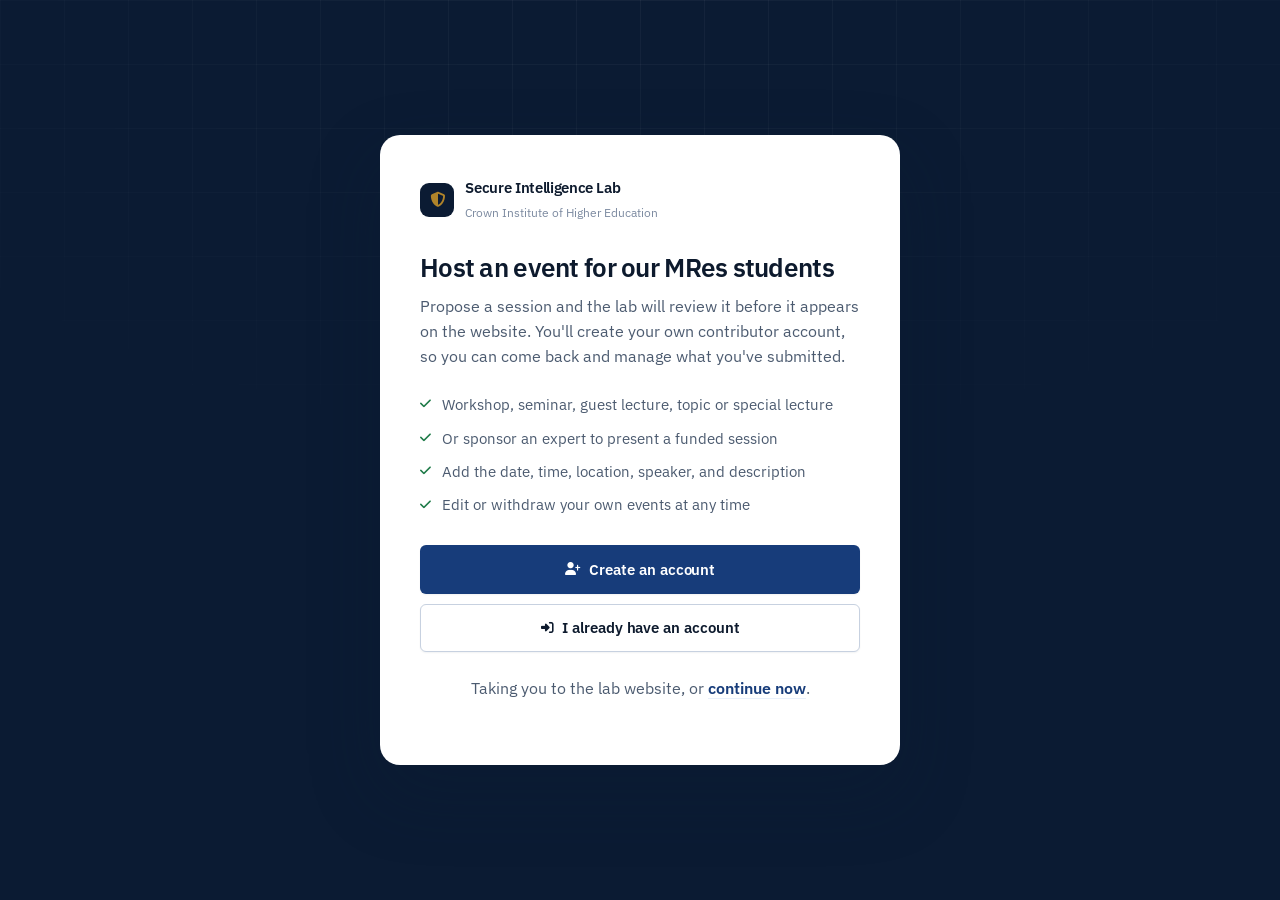
<file: submit-event.html>
<!DOCTYPE html>
<html lang="en">
<head>
<meta charset="UTF-8">
<meta name="viewport" content="width=device-width, initial-scale=1.0">
<title>Host an event — Secure Intelligence Lab</title>
<meta name="description" content="Propose a workshop, seminar, guest lecture, or sponsored session for the MRes students at the Secure Intelligence Lab, Crown Institute of Higher Education.">
<meta name="theme-color" content="#0B1B33">
<link rel="preconnect" href="https://fonts.googleapis.com">
<link rel="preconnect" href="https://fonts.gstatic.com" crossorigin>
<link href="https://fonts.googleapis.com/css2?family=IBM+Plex+Sans:wght@400;500;600;700&family=IBM+Plex+Mono:wght@400;500&display=swap" rel="stylesheet">
<link href="https://cdnjs.cloudflare.com/ajax/libs/font-awesome/6.4.0/css/all.min.css" rel="stylesheet">
<link rel="stylesheet" href="assets/theme.css">
<style>
body{
  background:var(--deep);
  min-height:100vh;display:grid;place-items:center;padding:2rem 1.25rem;
  position:relative;overflow-x:hidden;
}
body::before{
  content:"";position:fixed;inset:0;pointer-events:none;
  background-image:
    linear-gradient(rgba(255,255,255,.045) 1px,transparent 1px),
    linear-gradient(90deg,rgba(255,255,255,.045) 1px,transparent 1px);
  background-size:64px 64px;
  mask-image:radial-gradient(110% 80% at 50% 0%,#000 0%,transparent 70%);
  -webkit-mask-image:radial-gradient(110% 80% at 50% 0%,#000 0%,transparent 70%);
}
.card{
  position:relative;z-index:1;
  background:var(--surface);border-radius:var(--r-xl);
  box-shadow:var(--sh-4);
  max-width:520px;width:100%;padding:2.5rem;
}
.card-brand{display:flex;align-items:center;gap:.7rem;margin-bottom:1.75rem}
.card-brand .mark{
  width:34px;height:34px;border-radius:9px;display:grid;place-items:center;
  background:var(--deep);color:var(--gold);font-size:.95rem;
}
.card-brand .t{font-size:.95rem;font-weight:600;letter-spacing:-.022em}
.card-brand .s{font-size:.75rem;color:var(--ink-3)}
h1{font-size:1.6rem;letter-spacing:-.028em;line-height:1.15;margin-bottom:.75rem}
.card>p{color:var(--ink-2);font-size:.98rem;margin-bottom:1.5rem}
ul{list-style:none;display:grid;gap:.6rem;margin-bottom:1.75rem}
li{display:flex;gap:.7rem;align-items:flex-start;font-size:.93rem;color:var(--ink-2)}
li i{color:var(--ok);font-size:.78rem;margin-top:.32rem}
.actions{display:grid;gap:.6rem}
.note{font-size:.85rem;color:var(--ink-3);margin-top:1.5rem;text-align:center}
@media(max-width:520px){.card{padding:1.75rem 1.4rem}}
</style>
</head>
<body>
  <div class="card">
    <div class="card-brand">
      <span class="mark"><i class="fas fa-shield-halved"></i></span>
      <span>
        <span class="t" style="display:block">Secure Intelligence Lab</span>
        <span class="s">Crown Institute of Higher Education</span>
      </span>
    </div>

    <h1>Host an event for our MRes students</h1>
    <p>Propose a session and the lab will review it before it appears on the website. You'll create your own contributor account, so you can come back and manage what you've submitted.</p>

    <ul>
      <li><i class="fas fa-check"></i><span>Workshop, seminar, guest lecture, topic or special lecture</span></li>
      <li><i class="fas fa-check"></i><span>Or sponsor an expert to present a funded session</span></li>
      <li><i class="fas fa-check"></i><span>Add the date, time, location, speaker, and description</span></li>
      <li><i class="fas fa-check"></i><span>Edit or withdraw your own events at any time</span></li>
    </ul>

    <div class="actions">
      <a class="btn btn-primary btn-block" href="index.html#register">
        <i class="fas fa-user-plus"></i> Create an account
      </a>
      <a class="btn btn-secondary btn-block" href="index.html#submit-event">
        <i class="fas fa-right-to-bracket"></i> I already have an account
      </a>
    </div>

    <p class="note">Taking you to the lab website, or <a class="link-cta" href="index.html#register">continue now</a>.</p>
  </div>

  <script>
    /* Forward to the main site's register flow after a moment, so a shared link
       drops people straight into the form. The buttons work immediately too. */
    setTimeout(function () { window.location.href = 'index.html#register'; }, 2400);
  </script>
</body>
</html>
</file>
<file: assets/theme.css>
/* =====================================================================
   Secure Intelligence Lab — shared design system
   ---------------------------------------------------------------------
   One stylesheet for every page. Page-specific rules live in a small
   <style> block on the page itself.
   ===================================================================== */

/* ---------------------------------------------------------------- tokens */
:root{
  /* surfaces */
  --ground:#F2F5F9;
  --surface:#FFFFFF;
  --sunken:#E9EEF5;
  --deep:#0B1B33;
  --deep-2:#12294A;

  /* ink */
  --ink:#0D1A2D;
  --ink-2:#4C5B70;
  --ink-3:#7C8AA0;
  --on-deep:#E8EDF6;
  --on-deep-2:rgba(232,237,246,.62);

  /* brand */
  --navy:#173C7A;
  --navy-600:#1E4A94;
  --navy-50:#E9F0FB;
  --gold:#B0842A;
  --gold-50:#F8EFD9;

  /* state */
  --ok:#1D7A47;      --ok-50:#E3F3EA;
  --warn:#95670F;    --warn-50:#FAEFD7;
  --bad:#A33127;     --bad-50:#F9E4E1;

  /* lines */
  --line:#DEE4EE;
  --line-2:#C7D1E0;

  /* type */
  --sans:"IBM Plex Sans","Segoe UI",system-ui,-apple-system,sans-serif;
  --mono:"IBM Plex Mono",ui-monospace,SFMono-Regular,Menlo,monospace;

  /* radii */
  --r-xs:4px; --r-sm:6px; --r:10px; --r-lg:14px; --r-xl:20px; --r-full:999px;

  /* elevation */
  --sh-1:0 1px 2px rgba(13,26,45,.06);
  --sh-2:0 4px 16px rgba(13,26,45,.08);
  --sh-3:0 16px 40px rgba(13,26,45,.14);
  --sh-4:0 28px 70px rgba(11,27,51,.28);

  /* motion */
  --ease:cubic-bezier(.2,.8,.2,1);
  --fast:.18s; --med:.3s;

  /* metrics */
  --maxw:1180px;
  --gutter:2rem;
  --header-h:70px;
}

/* ------------------------------------------------------------------ base */
*{margin:0;padding:0;box-sizing:border-box}
html{scroll-behavior:smooth;scroll-padding-top:calc(var(--header-h) + 1.5rem);-webkit-text-size-adjust:100%}
body{
  font-family:var(--sans);
  background:var(--ground);
  color:var(--ink);
  font-size:1rem;
  line-height:1.6;
  -webkit-font-smoothing:antialiased;
  text-rendering:optimizeLegibility;
  overflow-x:hidden;
}
a{color:inherit;text-decoration:none}
img{max-width:100%;display:block}
button{font:inherit;color:inherit}
/* components set their own display, so [hidden] has to outrank them */
[hidden]{display:none !important}
::selection{background:var(--navy);color:#fff}

:focus-visible{
  outline:2px solid var(--navy-600);
  outline-offset:2px;
  border-radius:var(--r-xs);
}

.wrap{max-width:var(--maxw);margin:0 auto;padding:0 var(--gutter);position:relative}
.stack-sm>*+*{margin-top:.5rem}

/* ------------------------------------------------------------ typography */
h1,h2,h3,h4,h5{font-weight:600;letter-spacing:-.021em;line-height:1.15;color:var(--ink)}
.display{
  font-size:clamp(2.4rem,5.2vw,4.1rem);
  font-weight:600;
  letter-spacing:-.032em;
  line-height:1.04;
}
.lede{font-size:1.125rem;line-height:1.65;color:var(--ink-2)}
.meta{
  font-family:var(--mono);
  font-size:.78rem;
  letter-spacing:.01em;
  color:var(--ink-3);
  font-variant-numeric:tabular-nums;
}
.muted{color:var(--ink-3);font-size:.9rem}
strong{font-weight:600}

/* --------------------------------------------------------------- buttons */
.btn{
  display:inline-flex;align-items:center;justify-content:center;gap:.55rem;
  font-size:.925rem;font-weight:600;letter-spacing:-.005em;
  padding:.72rem 1.35rem;border-radius:var(--r-sm);
  border:1px solid transparent;cursor:pointer;white-space:nowrap;
  transition:background var(--fast) var(--ease),border-color var(--fast) var(--ease),
             color var(--fast) var(--ease),box-shadow var(--fast) var(--ease);
}
.btn i{font-size:.85em}
.btn-primary{background:var(--navy);color:#fff;box-shadow:var(--sh-1)}
.btn-primary:hover{background:var(--navy-600);box-shadow:var(--sh-2)}
.btn-secondary{background:var(--surface);color:var(--ink);border-color:var(--line-2);box-shadow:var(--sh-1)}
.btn-secondary:hover{border-color:var(--navy);color:var(--navy)}
.btn-quiet{background:transparent;color:var(--ink-2)}
.btn-quiet:hover{background:var(--sunken);color:var(--ink)}
.btn-on-deep{background:rgba(255,255,255,.09);color:#fff;border-color:rgba(255,255,255,.24)}
.btn-on-deep:hover{background:rgba(255,255,255,.16);border-color:rgba(255,255,255,.4)}
.btn-sm{padding:.5rem .9rem;font-size:.85rem}
.btn-block{width:100%}
.btn:disabled{opacity:.5;cursor:not-allowed}

/* link with a trailing rule, used for inline calls to action */
.link-cta{
  font-weight:600;color:var(--navy);
  border-bottom:1.5px solid var(--navy-50);
  transition:border-color var(--fast) var(--ease);
}
.link-cta:hover{border-bottom-color:var(--navy)}

/* ---------------------------------------------------------------- badges */
.badge{
  display:inline-flex;align-items:center;gap:.35rem;
  font-size:.72rem;font-weight:600;letter-spacing:.005em;
  padding:.24rem .6rem;border-radius:var(--r-full);
  background:var(--sunken);color:var(--ink-2);
}
.badge-navy{background:var(--navy-50);color:var(--navy)}
.badge-gold{background:var(--gold-50);color:var(--gold)}
.badge-ok{background:var(--ok-50);color:var(--ok)}
.badge-warn{background:var(--warn-50);color:var(--warn)}
.badge-bad{background:var(--bad-50);color:var(--bad)}

/* ----------------------------------------------------------------- forms */
.field{margin-bottom:1.1rem}
.field label{
  display:block;font-size:.82rem;font-weight:600;color:var(--ink-2);
  margin-bottom:.4rem;letter-spacing:-.005em;
}
.field input,.field textarea,.field select{
  width:100%;padding:.7rem .85rem;
  border:1px solid var(--line-2);background:var(--surface);color:var(--ink);
  font-family:var(--sans);font-size:.95rem;border-radius:var(--r-sm);
  transition:border-color var(--fast) var(--ease),box-shadow var(--fast) var(--ease);
  resize:vertical;
}
.field input::placeholder,.field textarea::placeholder{color:var(--ink-3)}
.field input:focus,.field textarea:focus,.field select:focus{
  outline:none;border-color:var(--navy);box-shadow:0 0 0 3px var(--navy-50);
}
.field .hint{font-size:.8rem;color:var(--ink-3);margin-top:.35rem}

/* ---------------------------------------------------------------- header */
.progress{
  position:fixed;top:0;left:0;height:2px;width:0;
  background:var(--gold);z-index:220;transition:width .1s linear;
}
header{
  position:fixed;top:0;left:0;width:100%;z-index:200;
  background:rgba(255,255,255,.86);
  backdrop-filter:saturate(180%) blur(14px);
  -webkit-backdrop-filter:saturate(180%) blur(14px);
  border-bottom:1px solid transparent;
  transition:border-color var(--med) var(--ease),box-shadow var(--med) var(--ease);
}
header.scrolled{border-bottom-color:var(--line);box-shadow:var(--sh-1)}
header nav{
  display:flex;align-items:center;gap:1.25rem;
  max-width:var(--maxw);margin:0 auto;
  padding:0 var(--gutter);height:var(--header-h);
}

.brand{display:flex;align-items:center;gap:.7rem;flex-shrink:0}
.brand .mark{
  width:34px;height:34px;border-radius:9px;
  display:grid;place-items:center;
  background:var(--deep);color:var(--gold);font-size:.95rem;
}
.brand-text{display:flex;flex-direction:column;line-height:1.1}
.brand-name{font-size:1.02rem;font-weight:600;letter-spacing:-.024em;white-space:nowrap}
.brand-sub{font-size:.7rem;color:var(--ink-3);letter-spacing:.005em;white-space:nowrap}

.nav-links{display:flex;gap:.1rem;list-style:none;align-items:center;margin-left:auto}
.nav-links a{
  display:block;position:relative;
  font-size:.9rem;font-weight:500;color:var(--ink-2);
  padding:.45rem .7rem;border-radius:var(--r-sm);
  transition:color var(--fast) var(--ease),background var(--fast) var(--ease);
}
.nav-links a:hover{color:var(--ink);background:var(--sunken)}
.nav-links a.active{color:var(--ink);font-weight:600}
.nav-links a.active::after{
  content:"";position:absolute;left:.7rem;right:.7rem;bottom:-.1rem;
  height:2px;border-radius:2px;background:var(--gold);
}

/* divider between navigation and the account area */
.nav-sep{width:1px;height:24px;background:var(--line);flex-shrink:0}

.menu-btn{
  display:none;background:none;border:1px solid var(--line-2);
  width:38px;height:38px;border-radius:var(--r-sm);
  cursor:pointer;color:var(--ink);font-size:1rem;
}
.menu-btn:hover{background:var(--sunken)}

/* ======================================================================
   CONTRIBUTOR / ACCOUNT MENU
   Top-right of the header, after a divider — the conventional account
   slot. Signed out it is a single button; signed in it becomes an
   identity chip that opens a menu.
   ====================================================================== */
.acct{position:relative;flex-shrink:0}
.acct [hidden]{display:none !important}

.acct-avatar{
  display:grid;place-items:center;flex-shrink:0;
  width:30px;height:30px;border-radius:var(--r-full);
  background:var(--navy);color:#fff;
  font-size:.72rem;font-weight:600;letter-spacing:.01em;
}
.acct-avatar.is-admin{background:var(--gold);color:var(--deep)}
.acct-avatar.lg{width:42px;height:42px;font-size:.95rem}

.acct-trigger{
  display:flex;align-items:center;gap:.55rem;
  padding:.3rem .6rem .3rem .3rem;
  background:var(--surface);border:1px solid var(--line-2);
  border-radius:var(--r-full);cursor:pointer;
  box-shadow:var(--sh-1);
  transition:border-color var(--fast) var(--ease),box-shadow var(--fast) var(--ease);
}
.acct-trigger:hover{border-color:var(--navy);box-shadow:var(--sh-2)}
.acct-trigger[aria-expanded="true"]{border-color:var(--navy);box-shadow:var(--sh-2)}
.acct-id{display:flex;flex-direction:column;align-items:flex-start;line-height:1.2;max-width:12rem}
.acct-name{
  font-size:.85rem;font-weight:600;letter-spacing:-.01em;
  white-space:nowrap;overflow:hidden;text-overflow:ellipsis;max-width:12rem;
}
.acct-role{font-size:.7rem;color:var(--ink-3)}
.acct-caret{font-size:.62rem;color:var(--ink-3);margin-left:.1rem;transition:transform var(--fast) var(--ease)}
.acct-trigger[aria-expanded="true"] .acct-caret{transform:rotate(180deg)}

/* the dropdown itself */
.acct-menu{
  position:absolute;top:calc(100% + .6rem);right:0;
  width:288px;background:var(--surface);
  border:1px solid var(--line);border-radius:var(--r-lg);
  box-shadow:var(--sh-3);
  padding:.4rem;z-index:210;
  transform-origin:top right;
  animation:acct-in .16s var(--ease);
}
@keyframes acct-in{from{opacity:0;transform:translateY(-6px) scale(.98)}to{opacity:1;transform:none}}

.acct-menu-head{
  display:grid;grid-template-columns:auto 1fr;gap:.75rem;align-items:center;
  padding:.75rem .7rem .85rem;
}
.acct-menu-name{
  font-size:.94rem;font-weight:600;letter-spacing:-.012em;
  white-space:nowrap;overflow:hidden;text-overflow:ellipsis;
}
.acct-menu-mail{
  font-size:.78rem;color:var(--ink-3);
  white-space:nowrap;overflow:hidden;text-overflow:ellipsis;
}
.acct-menu-head .badge{grid-column:2;justify-self:start;margin-top:.3rem}

.acct-group{border-top:1px solid var(--line);padding:.35rem 0}
.acct-group:first-of-type{border-top:none}

.acct-item{
  display:flex;align-items:center;gap:.7rem;width:100%;
  padding:.6rem .7rem;border:none;background:none;
  font-size:.9rem;font-weight:500;color:var(--ink);
  border-radius:var(--r-sm);cursor:pointer;text-align:left;
  transition:background var(--fast) var(--ease),color var(--fast) var(--ease);
}
.acct-item i{width:1.1rem;font-size:.9rem;color:var(--ink-3);transition:color var(--fast) var(--ease)}
.acct-item:hover{background:var(--sunken)}
.acct-item:hover i{color:var(--navy)}
.acct-item .acct-item-label{flex:1}
.acct-item.danger{color:var(--bad)}
.acct-item.danger i{color:var(--bad)}
.acct-item.danger:hover{background:var(--bad-50)}
.acct-item.danger:hover i{color:var(--bad)}

.acct-count{
  min-width:1.35rem;height:1.35rem;padding:0 .35rem;
  display:grid;place-items:center;border-radius:var(--r-full);
  background:var(--warn-50);color:var(--warn);
  font-size:.72rem;font-weight:600;font-variant-numeric:tabular-nums;
}
.acct-count[data-zero="true"]{background:var(--sunken);color:var(--ink-3)}

/* ----------------------------------------------------------- mobile menu */
.mobile-menu{
  position:fixed;inset:0;z-index:250;
  background:var(--ground);
  display:flex;flex-direction:column;
  transform:translateX(100%);
  transition:transform var(--med) var(--ease);
  overflow-y:auto;
}
.mobile-menu.open{transform:none}
.mobile-head{
  display:flex;align-items:center;justify-content:space-between;
  height:var(--header-h);padding:0 var(--gutter);
  border-bottom:1px solid var(--line);background:var(--surface);
}
.mobile-menu .close{
  background:none;border:1px solid var(--line-2);width:38px;height:38px;
  border-radius:var(--r-sm);font-size:1.1rem;cursor:pointer;color:var(--ink);
}
.mobile-body{padding:1.25rem var(--gutter) 2.5rem;display:flex;flex-direction:column;gap:.15rem}
/* direct children only — buttons nested in the account block keep .btn styling */
.mobile-body>a{
  font-size:1.05rem;font-weight:500;padding:.85rem .25rem;
  border-bottom:1px solid var(--line);color:var(--ink);
}
.mobile-body>a:active{color:var(--navy)}
.mobile-acct{
  margin-top:1.5rem;padding:1.1rem;background:var(--surface);
  border:1px solid var(--line);border-radius:var(--r);
}
.mobile-acct .who{
  display:flex;align-items:center;gap:.7rem;
  padding-bottom:.9rem;margin-bottom:.9rem;
  border-bottom:1px solid var(--line);
}

/* --------------------------------------------------------------- reveals */
.reveal{opacity:0;transform:translateY(12px);transition:opacity .55s var(--ease),transform .55s var(--ease)}
.reveal.in{opacity:1;transform:none}

/* ---------------------------------------------------------------- footer */
footer{background:var(--deep);color:var(--on-deep);padding:4.5rem 0 2rem}
.foot-grid{display:grid;grid-template-columns:1.5fr 1fr 1fr;gap:3rem;margin-bottom:3rem}
.foot-brand{display:flex;align-items:center;gap:.7rem;margin-bottom:1rem}
.foot-brand .mark{
  width:34px;height:34px;border-radius:9px;display:grid;place-items:center;
  background:rgba(255,255,255,.09);color:var(--gold);
}
.foot-brand span{font-size:1.02rem;font-weight:600;letter-spacing:-.024em}
footer p,footer li{color:var(--on-deep-2);font-size:.9rem;line-height:1.85}
footer a{color:var(--on-deep-2);transition:color var(--fast) var(--ease)}
footer a:hover{color:#fff}
footer h5{
  font-size:.8rem;font-weight:600;color:#fff;
  margin-bottom:.9rem;letter-spacing:-.005em;
}
footer ul{list-style:none}
.socials{display:flex;gap:.5rem;margin-top:1.3rem}
.socials a{
  width:36px;height:36px;border-radius:var(--r-sm);
  border:1px solid rgba(255,255,255,.16);
  display:grid;place-items:center;color:var(--on-deep-2);
  transition:background var(--fast) var(--ease),color var(--fast) var(--ease),border-color var(--fast) var(--ease);
}
.socials a:hover{background:var(--gold);border-color:var(--gold);color:var(--deep)}
.foot-bottom{
  border-top:1px solid rgba(255,255,255,.1);padding-top:1.5rem;
  display:flex;justify-content:space-between;flex-wrap:wrap;gap:.75rem;
  font-size:.85rem;color:rgba(232,237,246,.45);
}

/* ----------------------------------------------------------- back to top */
.totop{
  position:fixed;bottom:1.5rem;right:1.5rem;
  width:42px;height:42px;border-radius:var(--r-full);
  background:var(--surface);color:var(--ink);
  border:1px solid var(--line-2);box-shadow:var(--sh-2);
  cursor:pointer;opacity:0;visibility:hidden;z-index:150;
  transition:opacity var(--fast) var(--ease),visibility var(--fast) var(--ease),
             background var(--fast) var(--ease),color var(--fast) var(--ease);
}
.totop.show{opacity:1;visibility:visible}
.totop:hover{background:var(--navy);color:#fff;border-color:var(--navy)}

/* ---------------------------------------------------------------- modals */
.modal{
  position:fixed;inset:0;z-index:300;display:none;
  background:rgba(11,27,51,.5);
  backdrop-filter:blur(3px);-webkit-backdrop-filter:blur(3px);
  align-items:flex-start;justify-content:center;
  padding:max(3rem,6vh) 1rem 2rem;overflow-y:auto;
}
.modal.open{display:flex;animation:fade-in .16s var(--ease)}
@keyframes fade-in{from{opacity:0}to{opacity:1}}

.modal-card{
  background:var(--surface);border-radius:var(--r-xl);
  box-shadow:var(--sh-4);
  width:100%;max-width:440px;
  position:relative;overflow:hidden;
  /* the card scrolls internally so the header and tabs stay put */
  display:flex;flex-direction:column;
  max-height:calc(100vh - max(6rem,12vh));
  animation:modal-in .22s var(--ease);
}
.modal-card.wide{max-width:880px}
@keyframes modal-in{from{opacity:0;transform:translateY(14px) scale(.985)}to{opacity:1;transform:none}}

.modal-head{
  padding:1.6rem 1.75rem 1.25rem;border-bottom:1px solid var(--line);
  position:relative;flex-shrink:0;
}
.modal-title{font-size:1.3rem;font-weight:600;letter-spacing:-.022em;margin-bottom:.3rem}
.modal-sub{font-size:.9rem;color:var(--ink-2);max-width:52ch}
.modal-body{padding:1.5rem 1.75rem 1.75rem;overflow-y:auto;flex:1}
.close-x{
  position:absolute;top:1.1rem;right:1.1rem;
  width:32px;height:32px;border-radius:var(--r-sm);
  background:none;border:none;cursor:pointer;
  color:var(--ink-3);font-size:1.15rem;line-height:1;
  display:grid;place-items:center;
  transition:background var(--fast) var(--ease),color var(--fast) var(--ease);
}
.close-x:hover{background:var(--sunken);color:var(--ink)}

/* segmented control — used for auth tabs and dashboard tabs */
.seg{
  display:inline-flex;gap:.2rem;padding:.25rem;
  background:var(--sunken);border-radius:var(--r-sm);
}
.seg button{
  border:none;background:none;cursor:pointer;
  font-size:.86rem;font-weight:600;color:var(--ink-2);
  padding:.45rem .95rem;border-radius:var(--r-xs);
  transition:background var(--fast) var(--ease),color var(--fast) var(--ease);
}
.seg button:hover{color:var(--ink)}
.seg button.active{background:var(--surface);color:var(--ink);box-shadow:var(--sh-1)}

.form-note{font-size:.86rem;min-height:1.2em;margin-top:.7rem}
.form-note.err{color:var(--bad)}
.form-note.ok{color:var(--ok)}

/* --------------------------------------------------------- filter chips */
.chips{display:flex;gap:.45rem;flex-wrap:wrap}
.chip{
  font-size:.84rem;font-weight:500;
  padding:.42rem .95rem;border-radius:var(--r-full);
  border:1px solid var(--line-2);background:var(--surface);color:var(--ink-2);
  cursor:pointer;
  transition:background var(--fast) var(--ease),color var(--fast) var(--ease),border-color var(--fast) var(--ease);
}
.chip:hover{border-color:var(--navy);color:var(--navy)}
.chip.active{background:var(--navy);border-color:var(--navy);color:#fff}

/* ------------------------------------------------------------ responsive */
@media(max-width:1040px){
  .nav-links a{padding:.45rem .5rem;font-size:.86rem}
  .acct-id{display:none}
  .acct-trigger{padding:.3rem}
  .acct-caret{margin-right:.25rem}
}
@media(max-width:900px){
  :root{--gutter:1.5rem}
  .foot-grid{grid-template-columns:1fr 1fr;gap:2.5rem}
}
@media(max-width:820px){
  .nav-links,.nav-sep{display:none}
  .menu-btn{display:grid;place-items:center;margin-left:auto}
  .acct{display:none}
}
@media(max-width:640px){
  .foot-grid{grid-template-columns:1fr;gap:2rem}
  .modal{padding:0}
  .modal-card,.modal-card.wide{
    max-width:100%;border-radius:0;
    height:100vh;height:100dvh;max-height:none;
  }
  .modal-head{padding:1.4rem 1.25rem 1.1rem}
  .modal-body{padding:1.25rem 1.25rem 2rem}
}

/* --------------------------------------------------------- reduced motion */
@media(prefers-reduced-motion:reduce){
  *,*::before,*::after{
    animation-duration:.01ms !important;
    animation-iteration-count:1 !important;
    transition-duration:.01ms !important;
    scroll-behavior:auto !important;
  }
  .reveal{opacity:1;transform:none}
}
</file>
